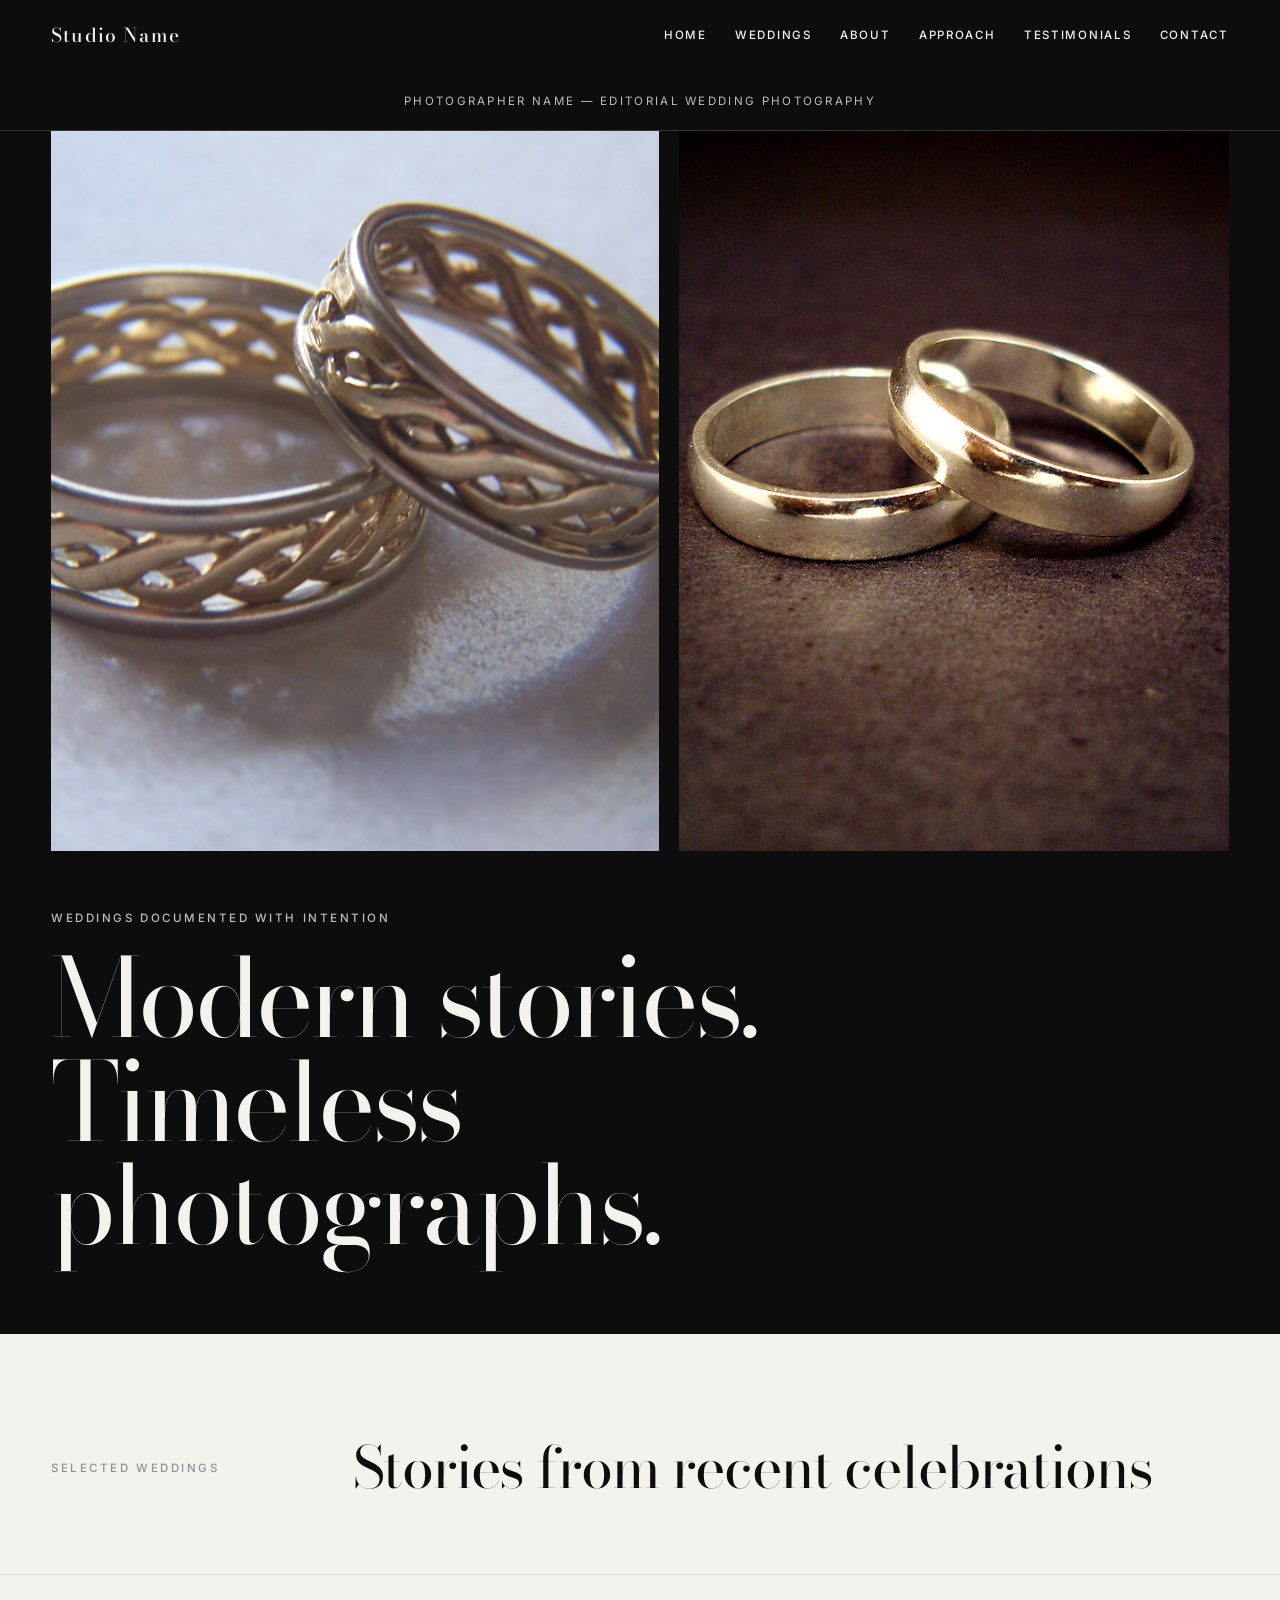
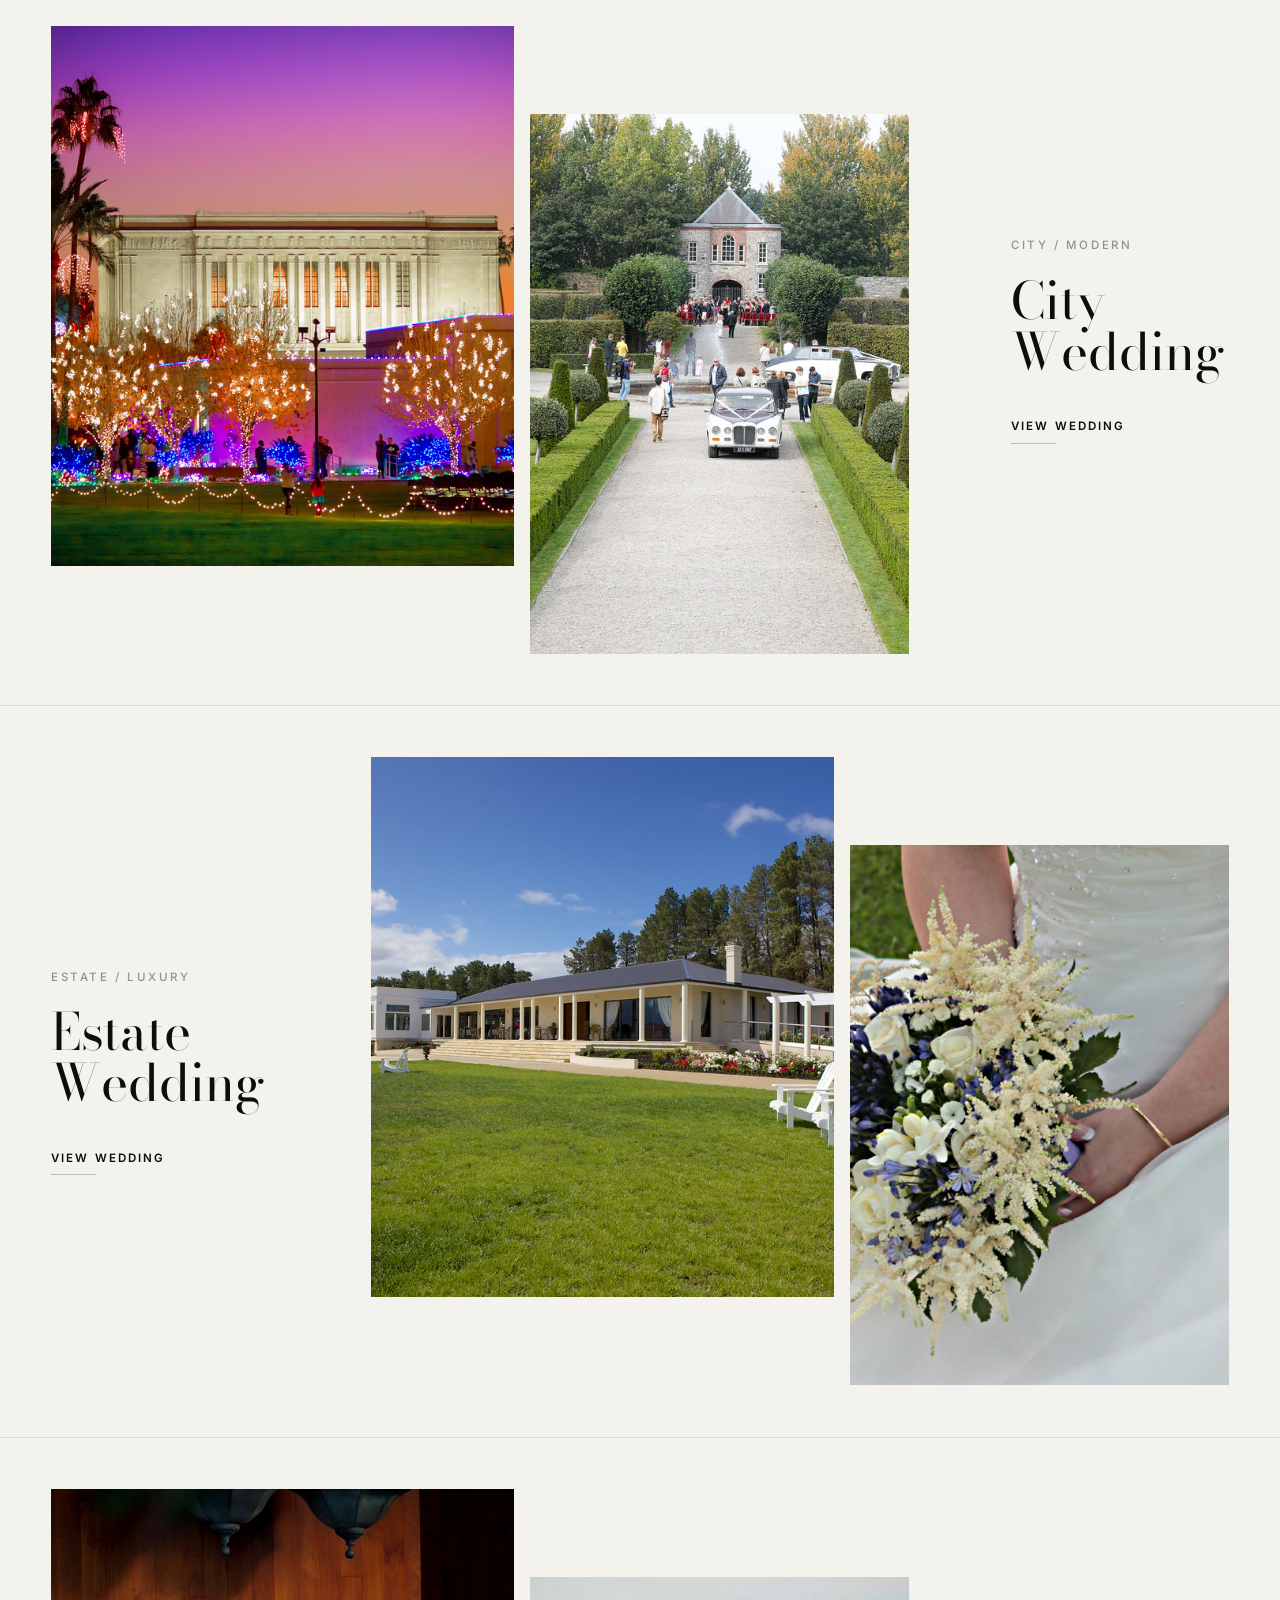
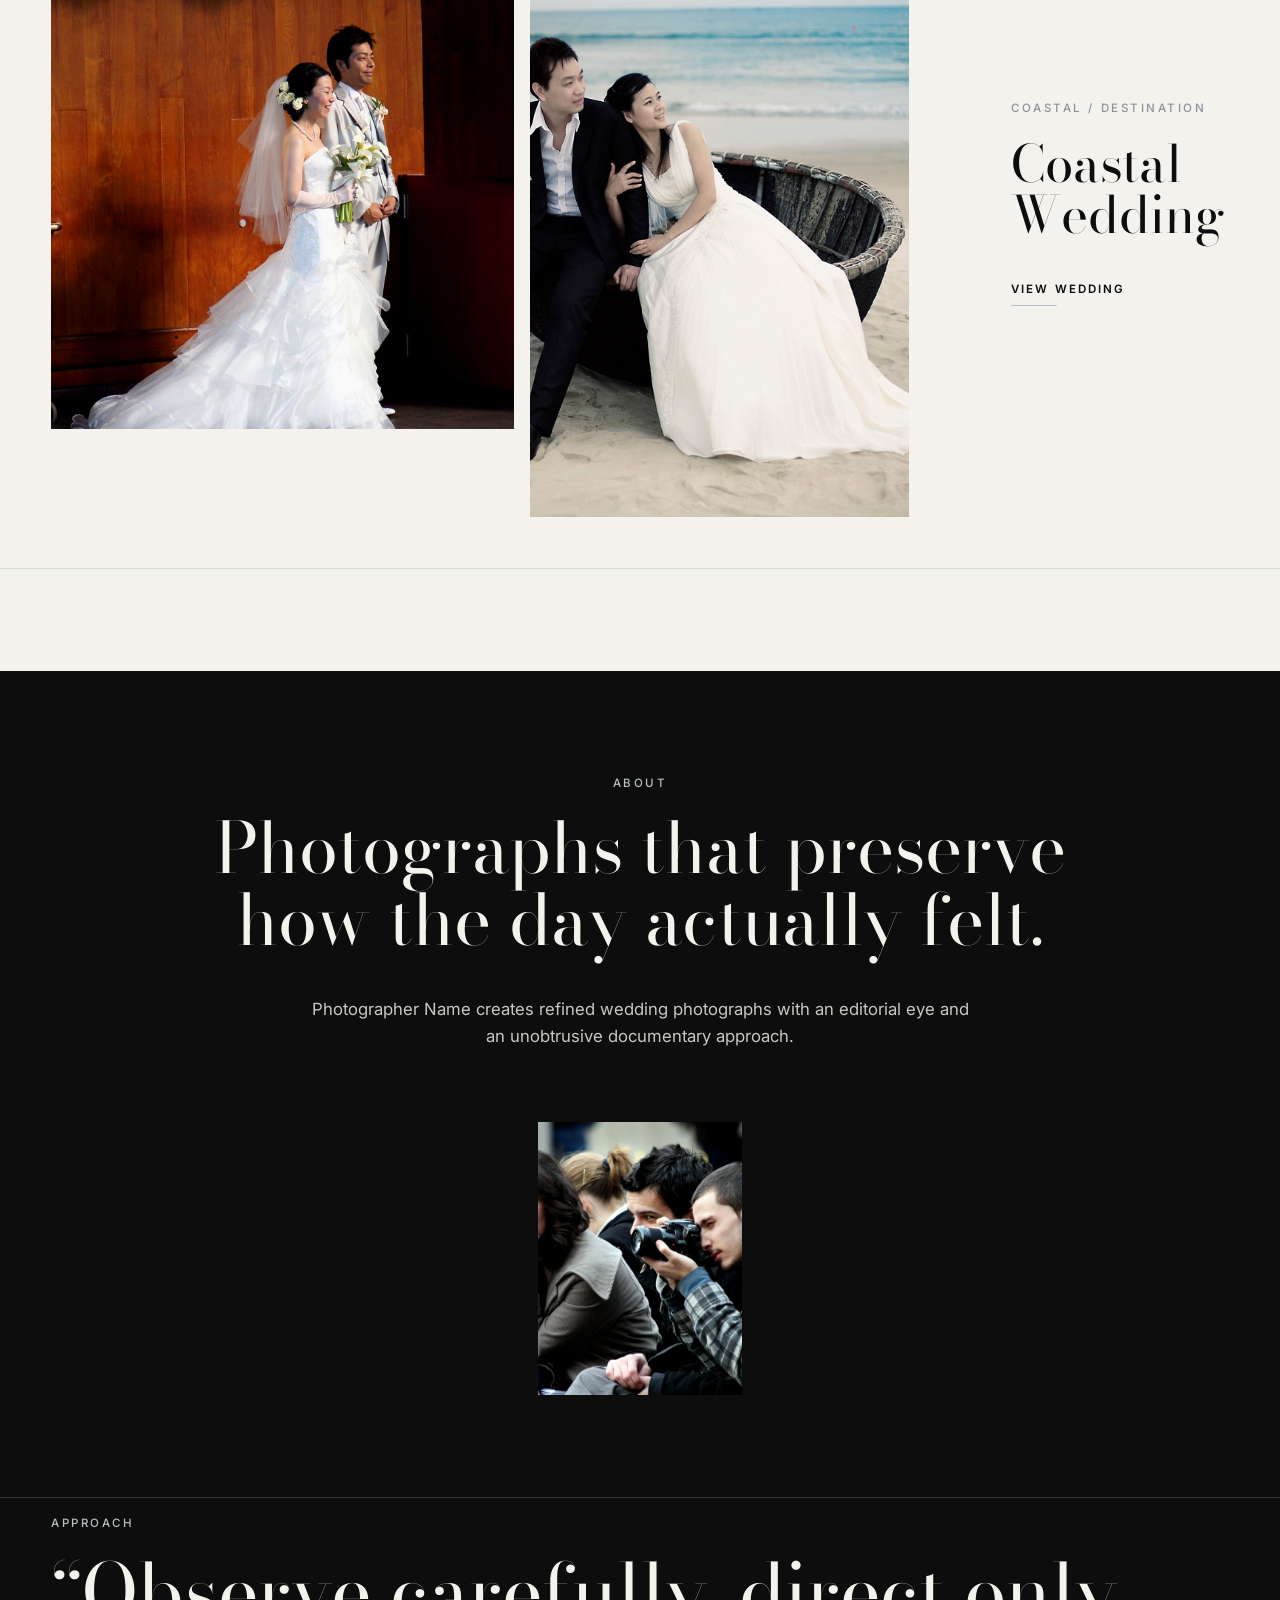
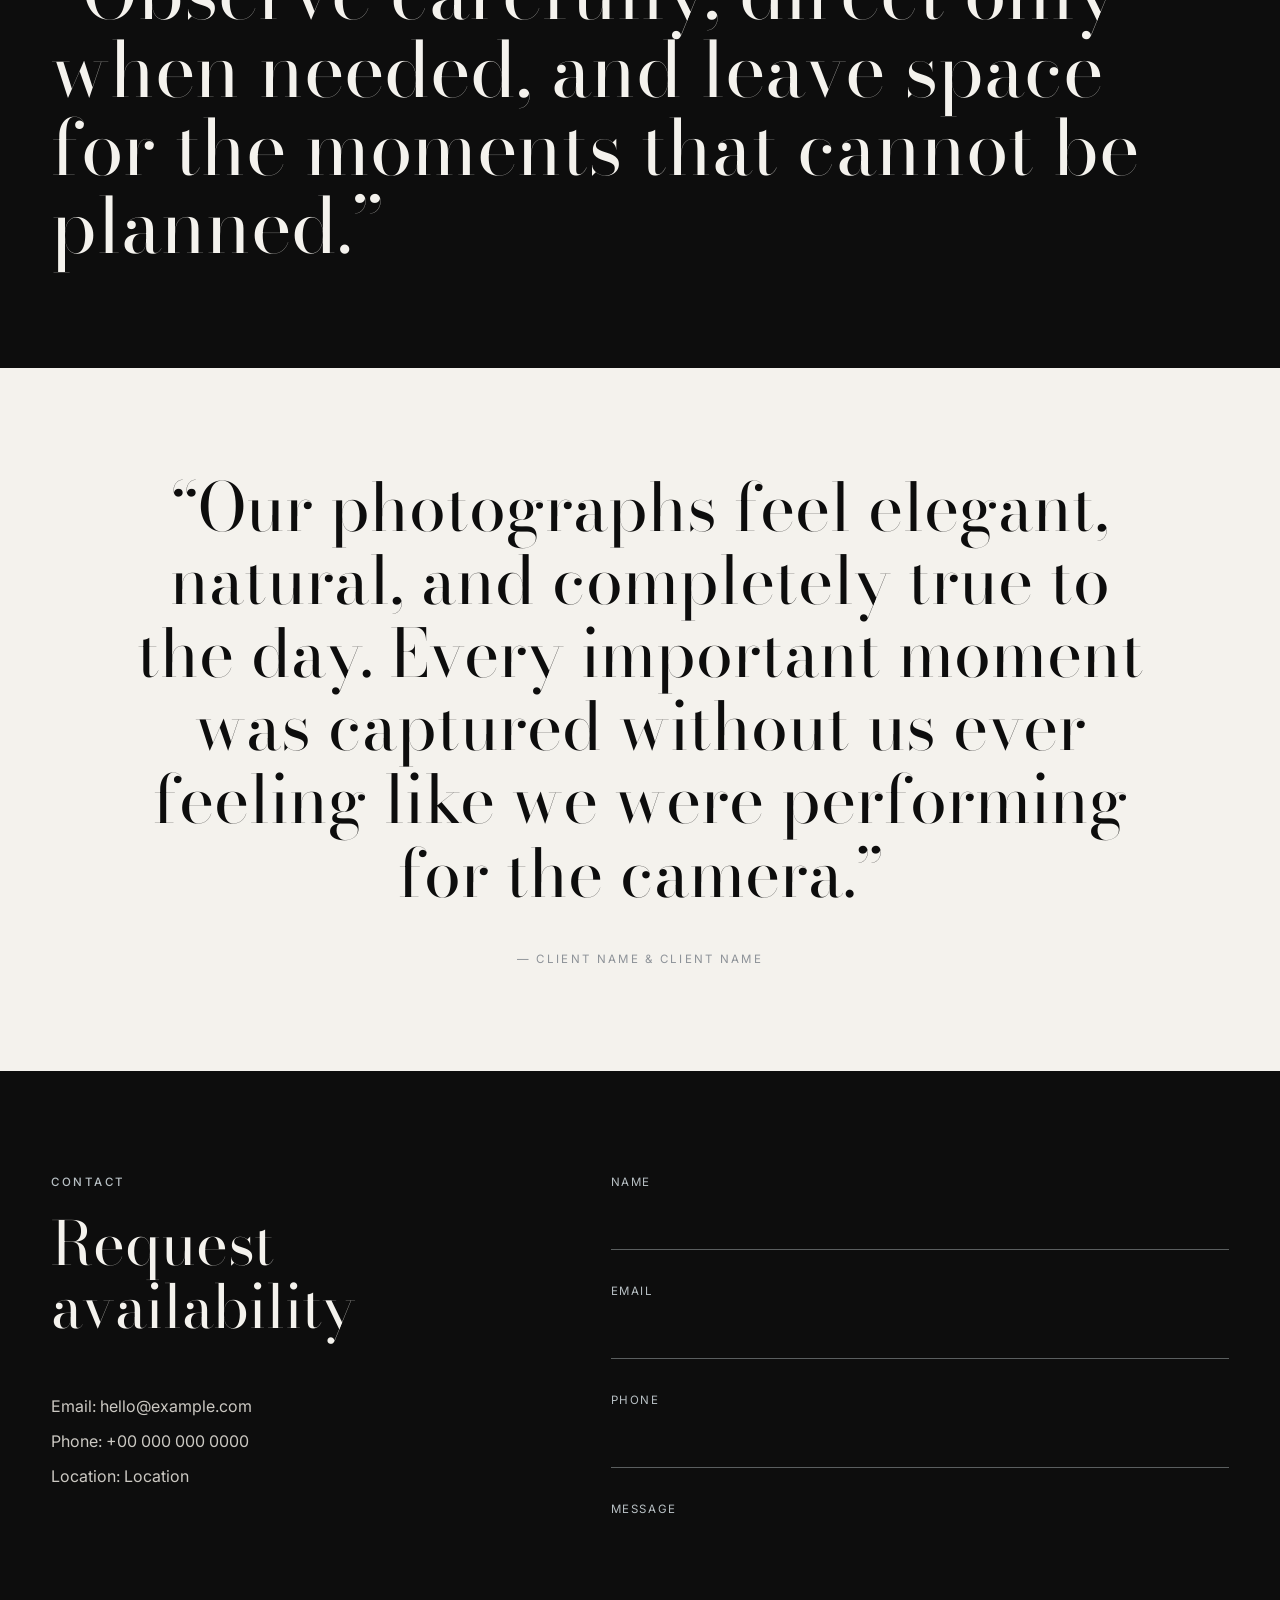
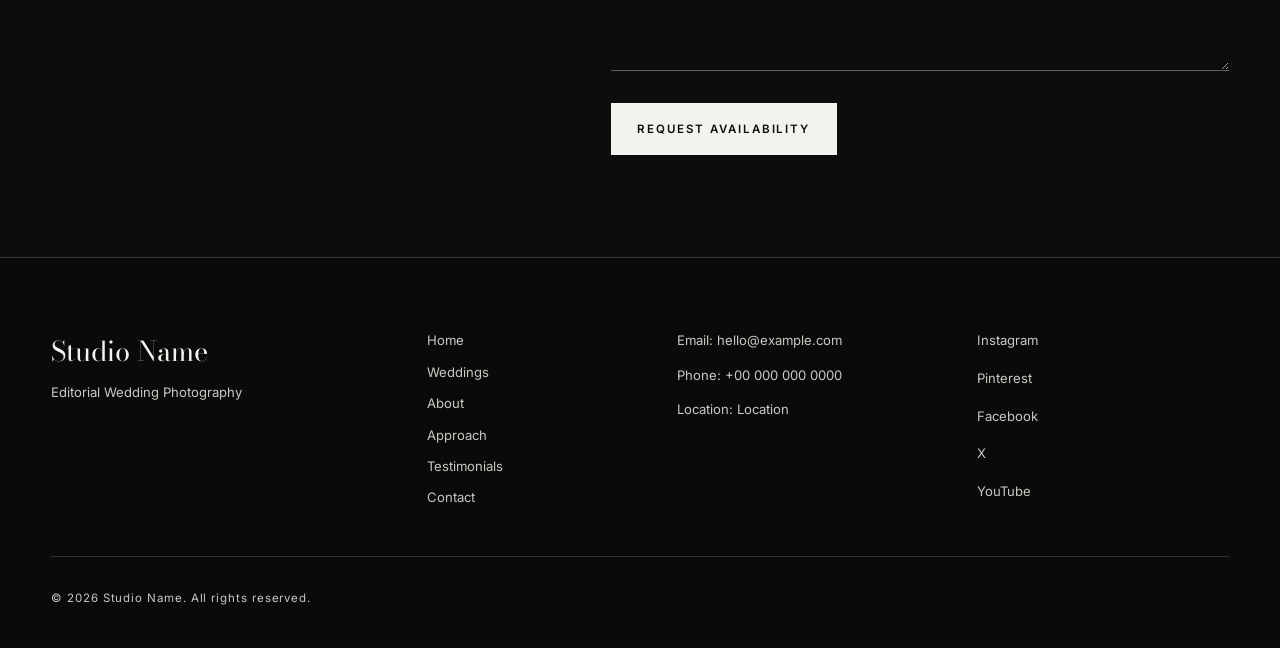
<file: index.html>
<!DOCTYPE html>
<html lang="en">
<head>
  <meta charset="UTF-8">
  <meta name="viewport" content="width=device-width, initial-scale=1.0">

  <title>Studio Name | Editorial Wedding Photography</title>

  <meta
    name="description"
    content="Luxury editorial wedding photography with a modern, refined approach to documenting celebrations."
  >

  <meta property="og:title" content="Studio Name | Editorial Wedding Photography">
  <meta
    property="og:description"
    content="Luxury editorial wedding photography with a modern, refined approach to documenting celebrations."
  >
  <meta property="og:type" content="website">

  <link rel="stylesheet" href="css/style.css">
</head>

<body>
  <header class="site-header">
    <a class="brand" href="index.html">Studio Name</a>

    <nav class="main-nav" aria-label="Main navigation">
      <a href="#home">Home</a>
      <a href="#weddings">Weddings</a>
      <a href="#about">About</a>
      <a href="#approach">Approach</a>
      <a href="#testimonials">Testimonials</a>
      <a href="#contact">Contact</a>
    </nav>
  </header>

  <main>
    <section class="intro-strip" id="home">
      <p>Photographer Name — Editorial Wedding Photography</p>
    </section>

    <section class="hero" aria-labelledby="hero-title">
      <div class="hero-images">
        <img
          src="assets/images/hero/hero-01.jpg"
          alt="Wedding couple photographed in an editorial setting"
        >
        <img
          src="assets/images/hero/hero-02.jpg"
          alt="Wedding portrait in a refined celebration setting"
        >
      </div>

      <div class="hero-title">
        <p class="eyebrow">Weddings documented with intention</p>
        <h1 id="hero-title">Modern stories.<br>Timeless photographs.</h1>
      </div>
    </section>

    <section class="selected-weddings" id="weddings">
      <header class="section-heading">
        <p class="eyebrow">Selected Weddings</p>
        <h2>Stories from recent celebrations</h2>
      </header>

      <article class="wedding-row">
        <div class="wedding-images">
          <img
            src="assets/images/city/city-01.jpg"
            alt="Modern city wedding scene"
            loading="lazy"
          >
          <img
            src="assets/images/city/city-02.jpg"
            alt="Couple photographed during a city wedding"
            loading="lazy"
          >
        </div>

        <div class="wedding-copy">
          <p class="eyebrow">City / Modern</p>
          <h3>City Wedding</h3>
          <a href="wedding-city.html">View Wedding</a>
        </div>
      </article>

      <article class="wedding-row wedding-row-reverse">
        <div class="wedding-images">
          <img
            src="assets/images/estate/estate-01.jpg"
            alt="Luxury estate wedding setting"
            loading="lazy"
          >
          <img
            src="assets/images/estate/estate-02.jpg"
            alt="Wedding celebration at an estate"
            loading="lazy"
          >
        </div>

        <div class="wedding-copy">
          <p class="eyebrow">Estate / Luxury</p>
          <h3>Estate Wedding</h3>
          <a href="wedding-estate.html">View Wedding</a>
        </div>
      </article>

      <article class="wedding-row">
        <div class="wedding-images">
          <img
            src="assets/images/coastal/coastal-01.jpg"
            alt="Coastal destination wedding scene"
            loading="lazy"
          >
          <img
            src="assets/images/coastal/coastal-02.jpg"
            alt="Couple photographed near the coast"
            loading="lazy"
          >
        </div>

        <div class="wedding-copy">
          <p class="eyebrow">Coastal / Destination</p>
          <h3>Coastal Wedding</h3>
          <a href="wedding-coastal.html">View Wedding</a>
        </div>
      </article>
    </section>

    <section class="about" id="about">
      <div class="about-copy">
        <p class="eyebrow">About</p>
        <h2>Photographs that preserve how the day actually felt.</h2>
        <p>
          Photographer Name creates refined wedding photographs with an
          editorial eye and an unobtrusive documentary approach.
        </p>
      </div>

      <img
        class="photographer-portrait"
        src="assets/images/portrait/photographer.jpg"
        alt="Portrait of Photographer Name"
        loading="lazy"
      >
    </section>

    <section class="approach" id="approach">
      <p class="eyebrow">Approach</p>
      <blockquote>
        “Observe carefully, direct only when needed, and leave space for
        the moments that cannot be planned.”
      </blockquote>
    </section>

    <section class="testimonial" id="testimonials">
      <blockquote>
        “Our photographs feel elegant, natural, and completely true to the
        day. Every important moment was captured without us ever feeling
        like we were performing for the camera.”
      </blockquote>
      <p>— Client Name &amp; Client Name</p>
    </section>

    <section class="contact" id="contact">
      <div class="contact-details">
        <p class="eyebrow">Contact</p>
        <h2>Request availability</h2>
        <p>Email: hello@example.com</p>
        <p>Phone: +00 000 000 0000</p>
        <p>Location: Location</p>
      </div>

      <form id="booking-form">
        <label>
          Name
          <input type="text" name="name" autocomplete="name" required>
        </label>

        <label>
          Email
          <input type="email" name="email" autocomplete="email" required>
        </label>

        <label>
          Phone
          <input type="tel" name="phone" autocomplete="tel">
        </label>

        <label>
          Message
          <textarea name="message" rows="6" required></textarea>
        </label>

        <button type="submit">Request Availability</button>

        <p
          class="form-success"
          id="form-success"
          role="status"
          aria-live="polite"
          hidden
        >
          Thank you. Your request has been recorded for this demonstration.
        </p>
      </form>
    </section>
  </main>

  <footer class="site-footer">
    <div>
      <p class="footer-brand">Studio Name</p>
      <p>Editorial Wedding Photography</p>
    </div>

    <nav aria-label="Footer navigation">
      <a href="#home">Home</a>
      <a href="#weddings">Weddings</a>
      <a href="#about">About</a>
      <a href="#approach">Approach</a>
      <a href="#testimonials">Testimonials</a>
      <a href="#contact">Contact</a>
    </nav>

    <div>
      <p>Email: hello@example.com</p>
      <p>Phone: +00 000 000 0000</p>
      <p>Location: Location</p>
    </div>

    <div class="social-links">
      <a href="#">Instagram</a>
      <a href="#">Pinterest</a>
      <a href="#">Facebook</a>
      <a href="#">X</a>
      <a href="#">YouTube</a>
    </div>

    <p class="copyright">© 2026 Studio Name. All rights reserved.</p>
  </footer>

  <script src="js/script.js"></script>
</body>
</html>
</file>
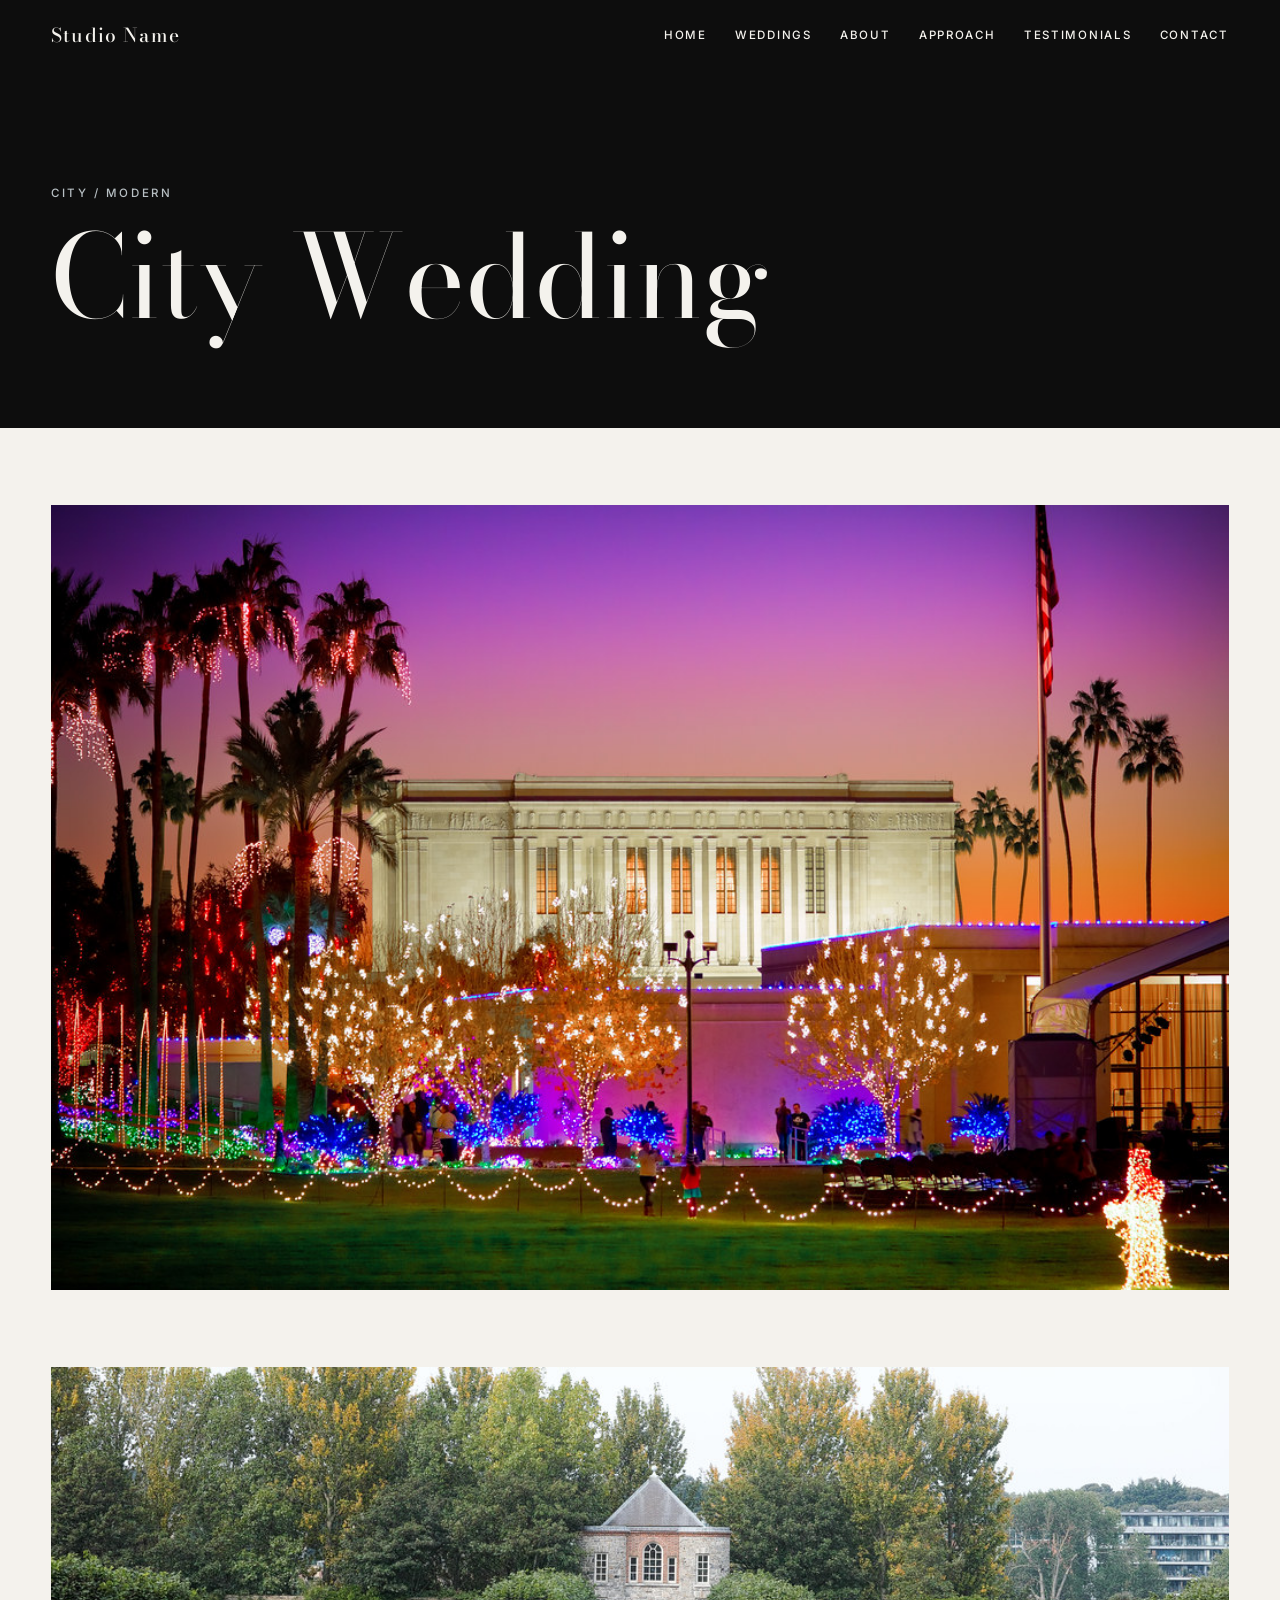
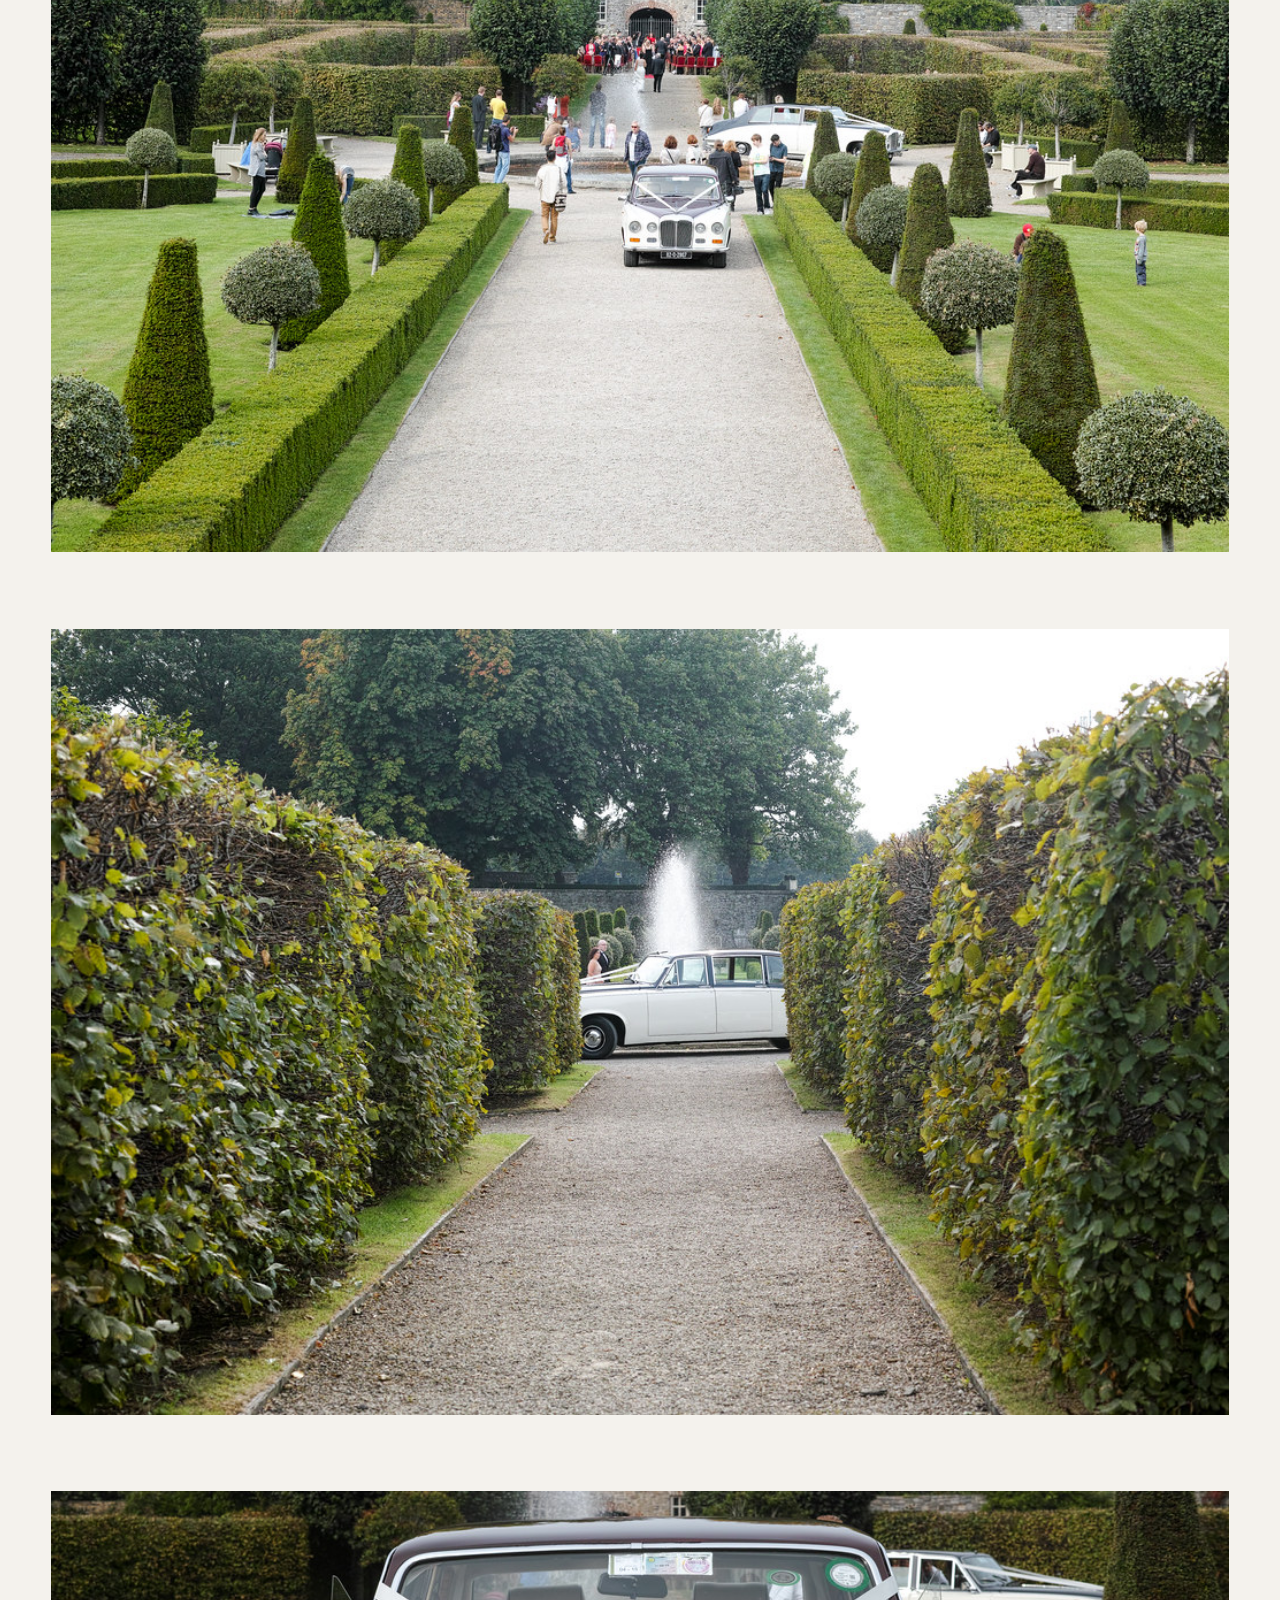
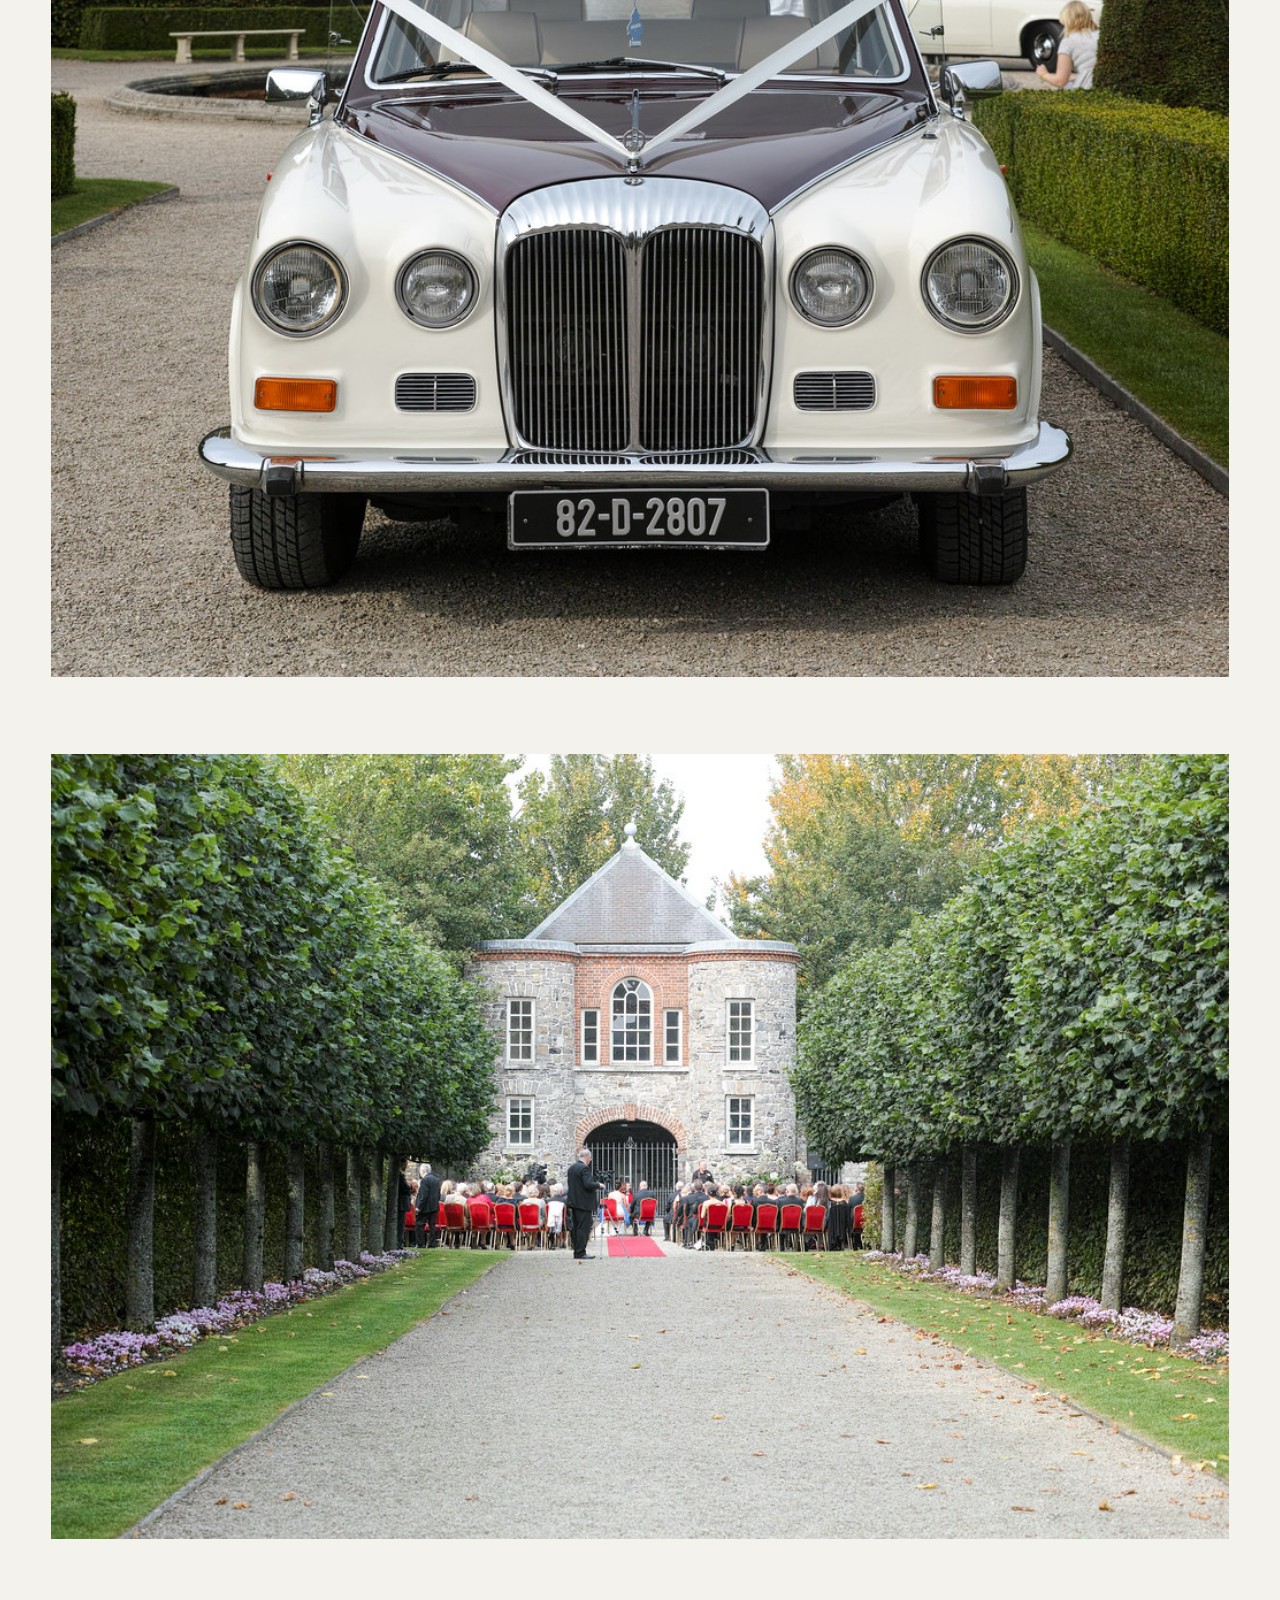
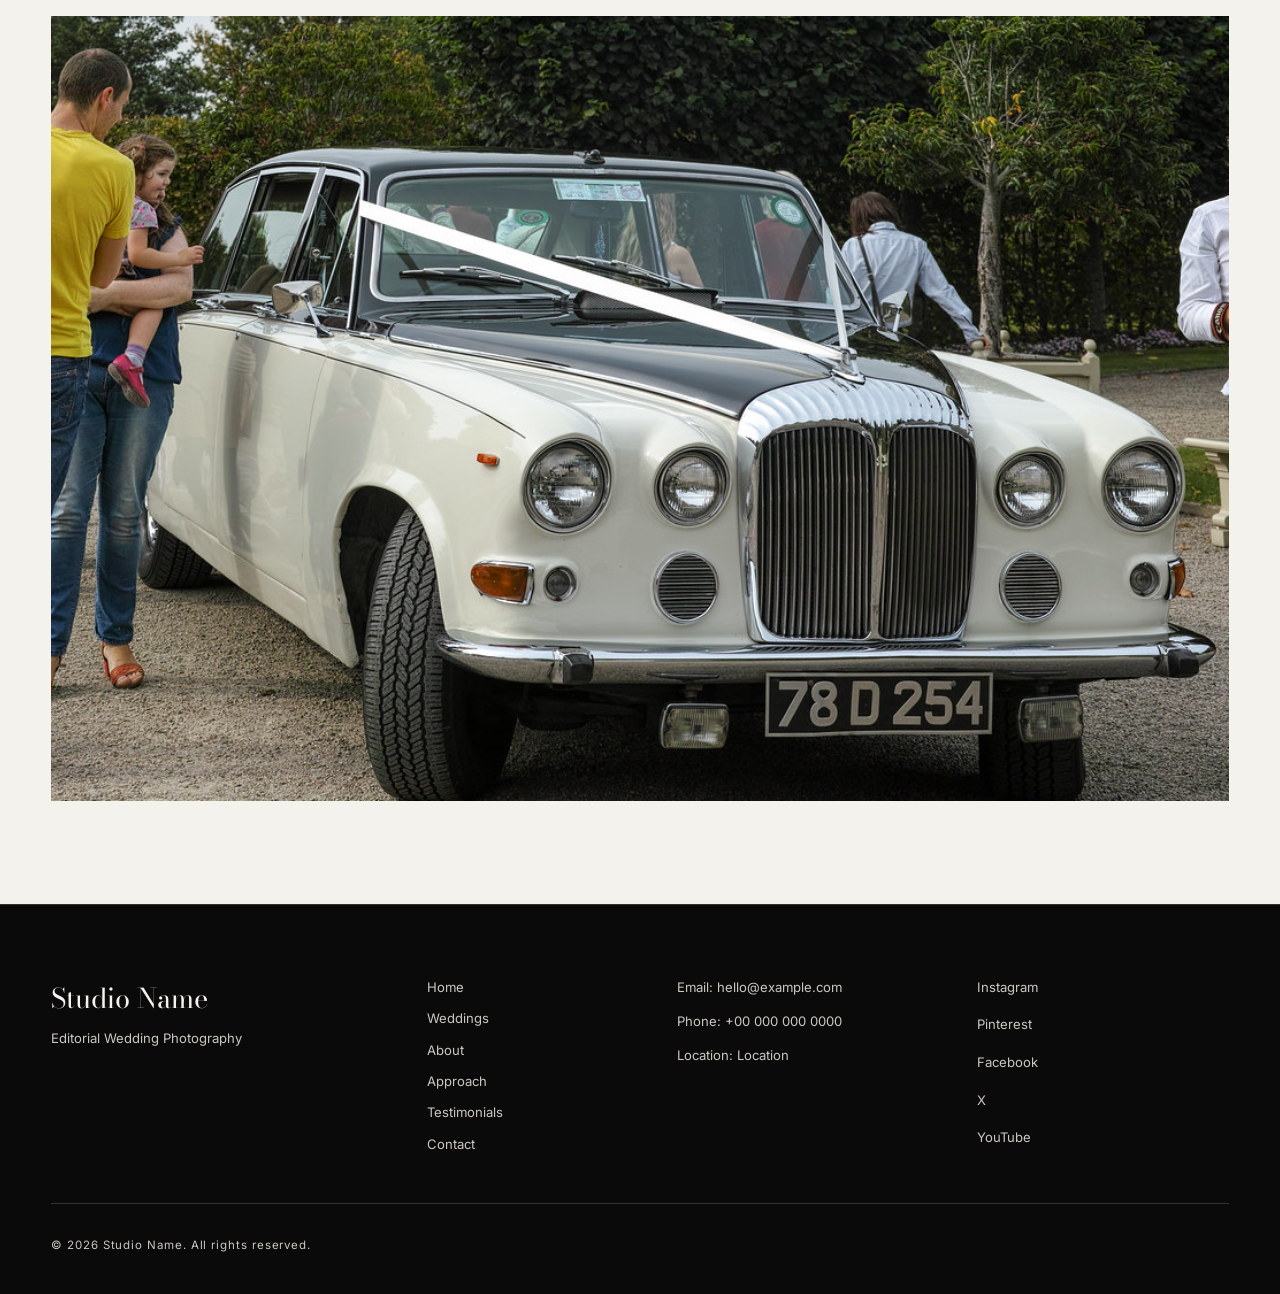
<file: wedding-city.html>
<!DOCTYPE html>
<html lang="en">
<head>
  <meta charset="UTF-8">
  <meta name="viewport" content="width=device-width, initial-scale=1.0">

  <title>City Wedding | Studio Name</title>

  <meta
    name="description"
    content="A refined editorial wedding photography story from Studio Name."
  >

  <meta property="og:title" content="City Wedding | Studio Name">
  <meta
    property="og:description"
    content="A refined editorial wedding photography story from Studio Name."
  >
  <meta property="og:type" content="website">

  <link rel="stylesheet" href="css/style.css">
</head>

<body class="wedding-page">
  <header class="site-header">
    <a class="brand" href="index.html">Studio Name</a>

    <nav class="main-nav" aria-label="Main navigation">
      <a href="index.html#home">Home</a>
      <a href="index.html#weddings">Weddings</a>
      <a href="index.html#about">About</a>
      <a href="index.html#approach">Approach</a>
      <a href="index.html#testimonials">Testimonials</a>
      <a href="index.html#contact">Contact</a>
    </nav>
  </header>

  <main>
    <header class="wedding-page-header">
      <p class="eyebrow">City / Modern</p>
      <h1>City Wedding</h1>
    </header>

    <section
      class="wedding-gallery"
      aria-label="City Wedding photography gallery"
    >
      <img
        src="assets/images/city/city-01.jpg"
        alt="Wedding couple in a modern city setting"
        loading="lazy"
        data-lightbox-image
      >
      <img
        src="assets/images/city/city-02.jpg"
        alt="Editorial portrait during a city wedding"
        loading="lazy"
        data-lightbox-image
      >
      <img
        src="assets/images/city/city-03.jpg"
        alt="Bride photographed in an urban wedding setting"
        loading="lazy"
        data-lightbox-image
      >
      <img
        src="assets/images/city/city-04.jpg"
        alt="Wedding details from a modern city celebration"
        loading="lazy"
        data-lightbox-image
      >
      <img
        src="assets/images/city/city-05.jpg"
        alt="Couple walking through a city wedding location"
        loading="lazy"
        data-lightbox-image
      >
      <img
        src="assets/images/city/city-06.jpg"
        alt="Evening scene from a modern city wedding"
        loading="lazy"
        data-lightbox-image
      >
    </section>
  </main>

  <footer class="site-footer">
    <div>
      <p class="footer-brand">Studio Name</p>
      <p>Editorial Wedding Photography</p>
    </div>

    <nav aria-label="Footer navigation">
      <a href="index.html#home">Home</a>
      <a href="index.html#weddings">Weddings</a>
      <a href="index.html#about">About</a>
      <a href="index.html#approach">Approach</a>
      <a href="index.html#testimonials">Testimonials</a>
      <a href="index.html#contact">Contact</a>
    </nav>

    <div>
      <p>Email: hello@example.com</p>
      <p>Phone: +00 000 000 0000</p>
      <p>Location: Location</p>
    </div>

    <div class="social-links">
      <a href="#">Instagram</a>
      <a href="#">Pinterest</a>
      <a href="#">Facebook</a>
      <a href="#">X</a>
      <a href="#">YouTube</a>
    </div>

    <p class="copyright">© 2026 Studio Name. All rights reserved.</p>
  </footer>

  <div
    class="lightbox"
    id="lightbox"
    role="dialog"
    aria-modal="true"
    aria-label="Wedding photograph viewer"
    hidden
  >
    <button
      class="lightbox-close"
      type="button"
      aria-label="Close image viewer"
    >×</button>

    <button
      class="lightbox-prev"
      type="button"
      aria-label="Previous photograph"
    >←</button>

    <img
      class="lightbox-image"
      src="assets/images/lightbox-placeholder.svg"
      alt=""
    >

    <button
      class="lightbox-next"
      type="button"
      aria-label="Next photograph"
    >→</button>

    <p class="lightbox-counter" aria-live="polite"></p>
  </div>

  <script src="js/script.js"></script>
</body>
</html>
</file>
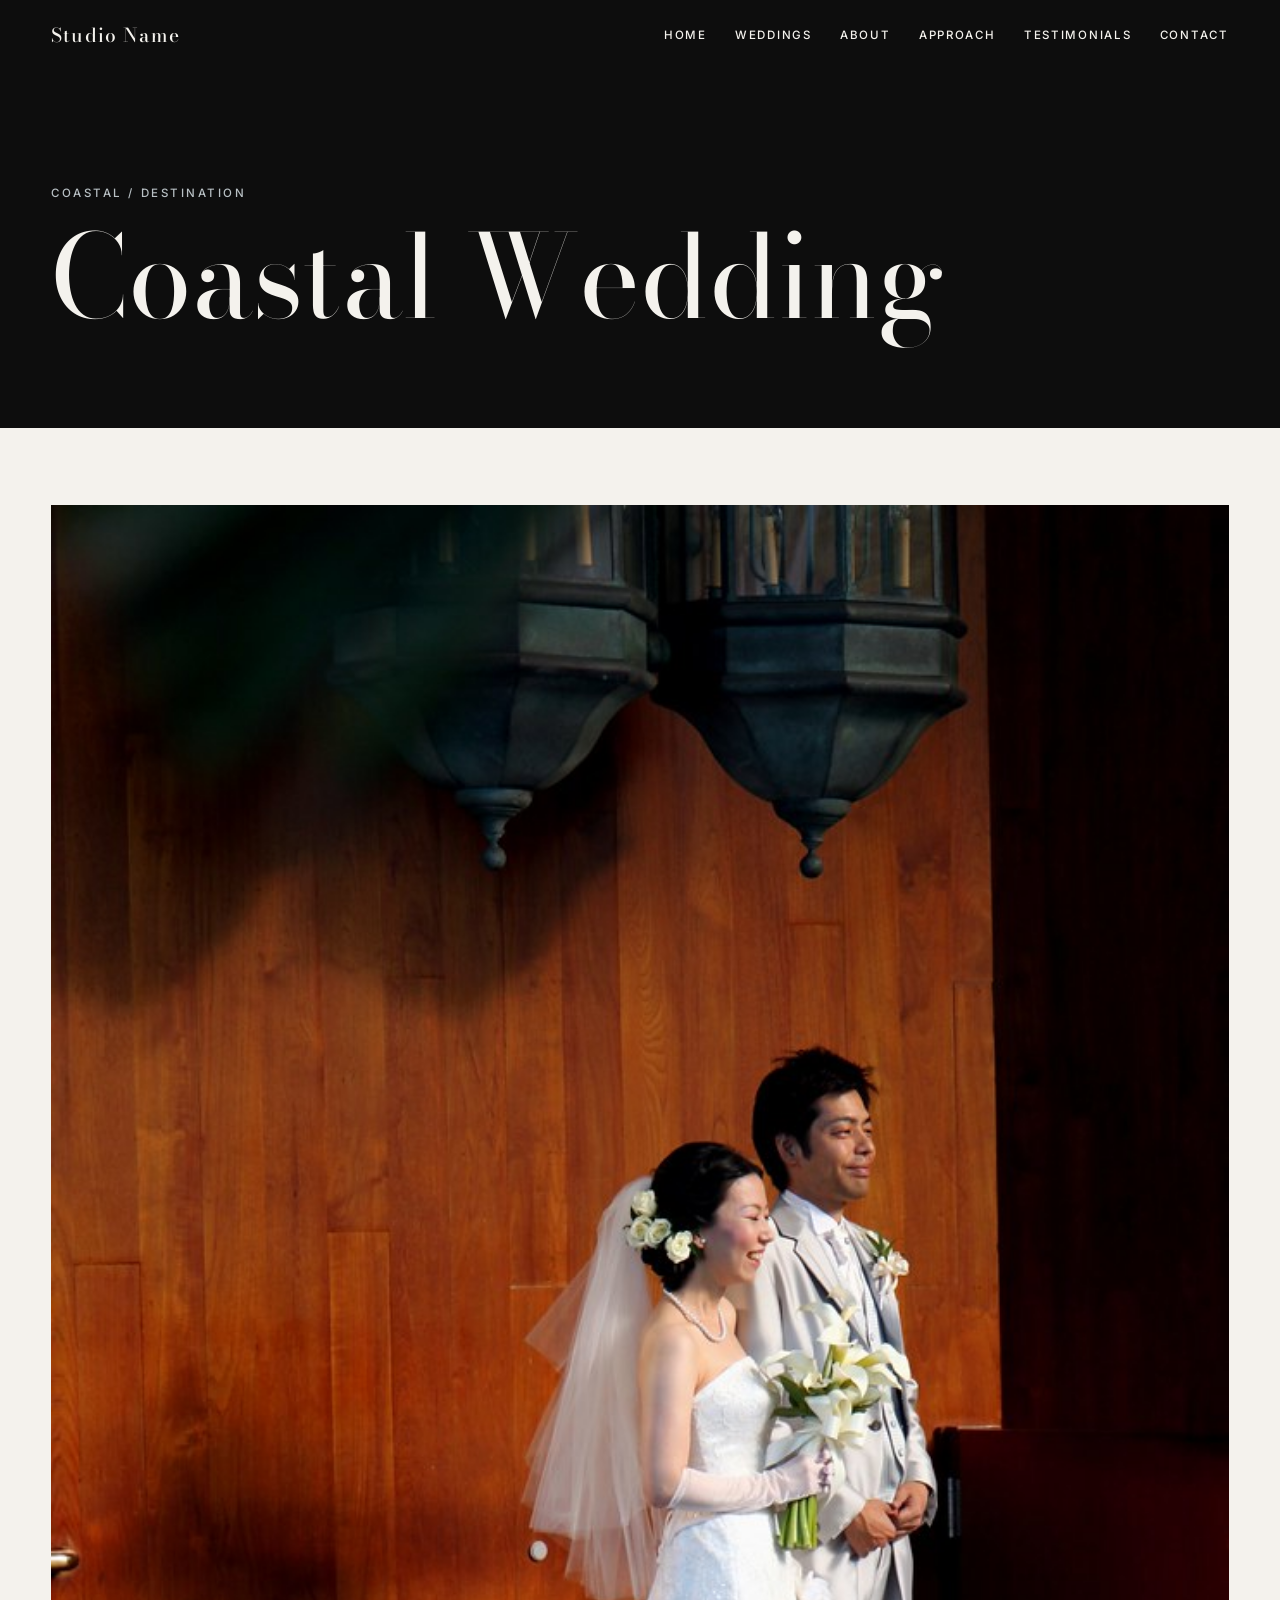
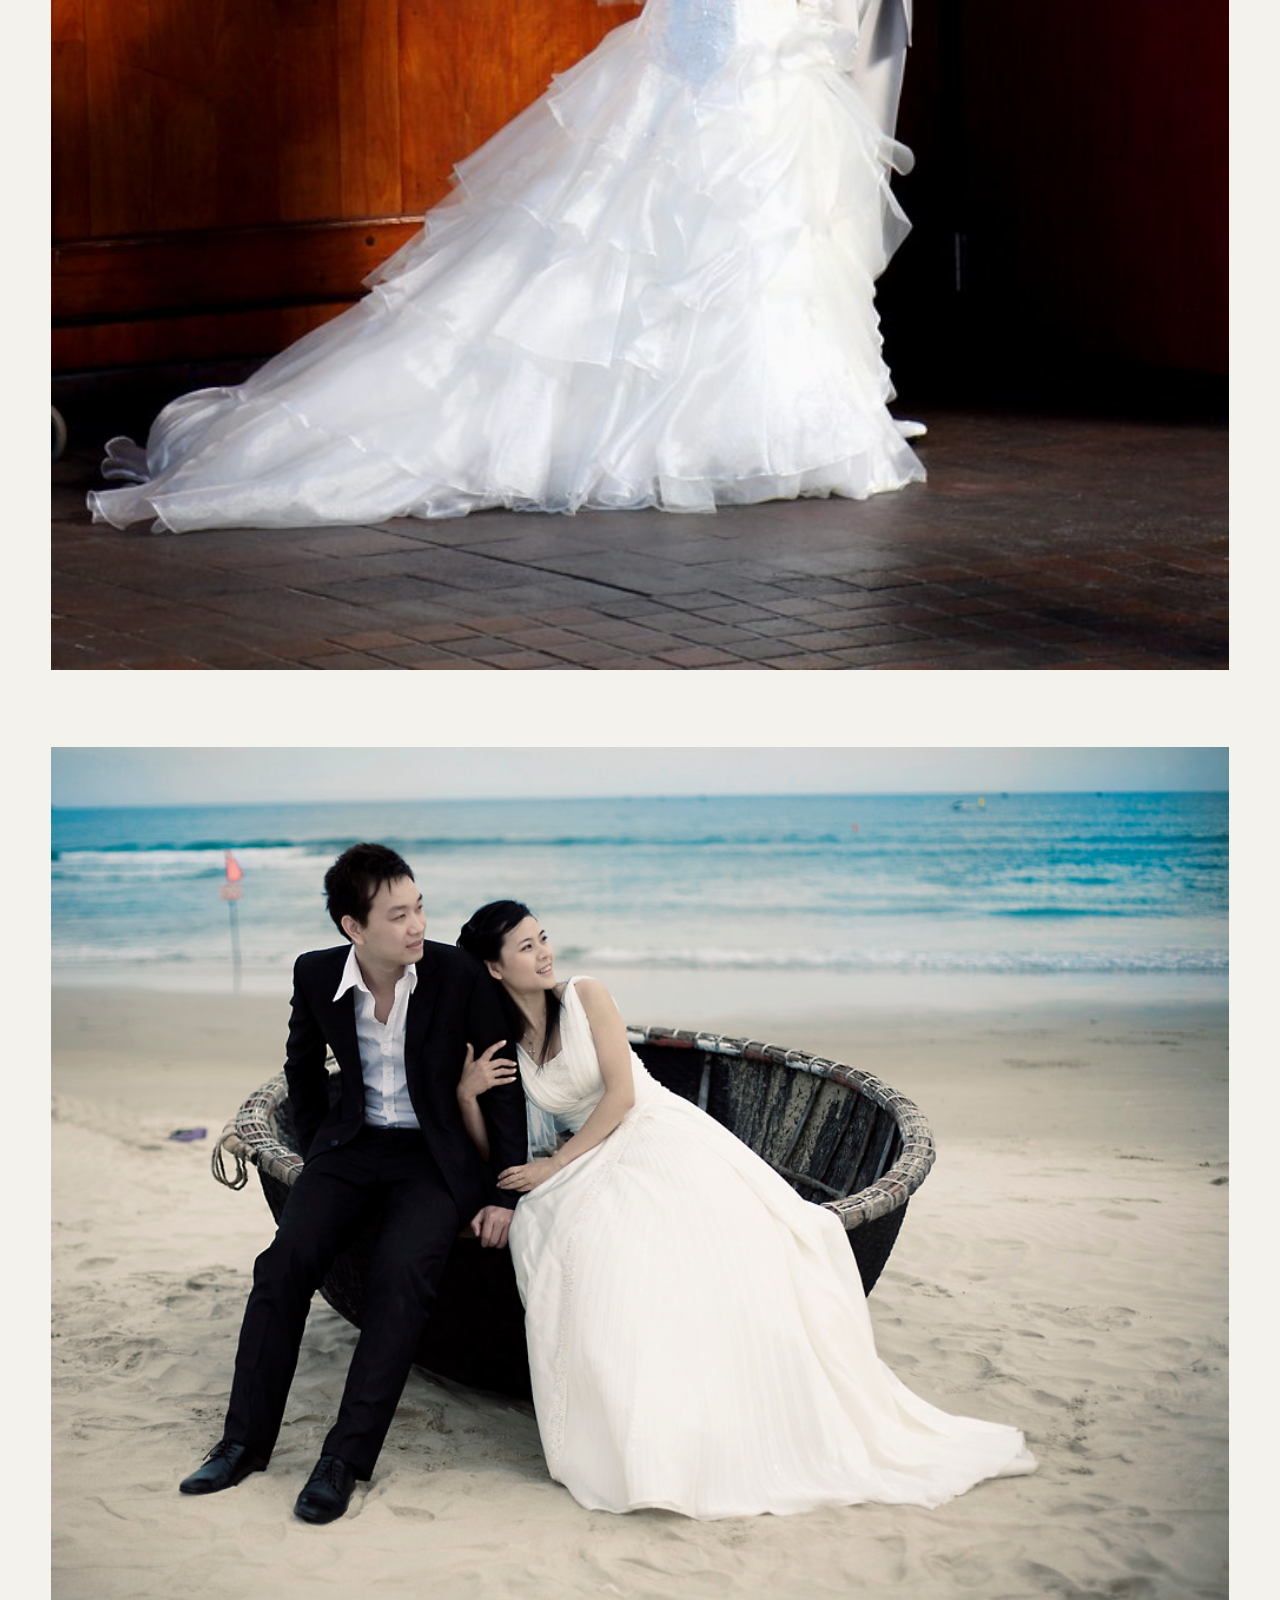
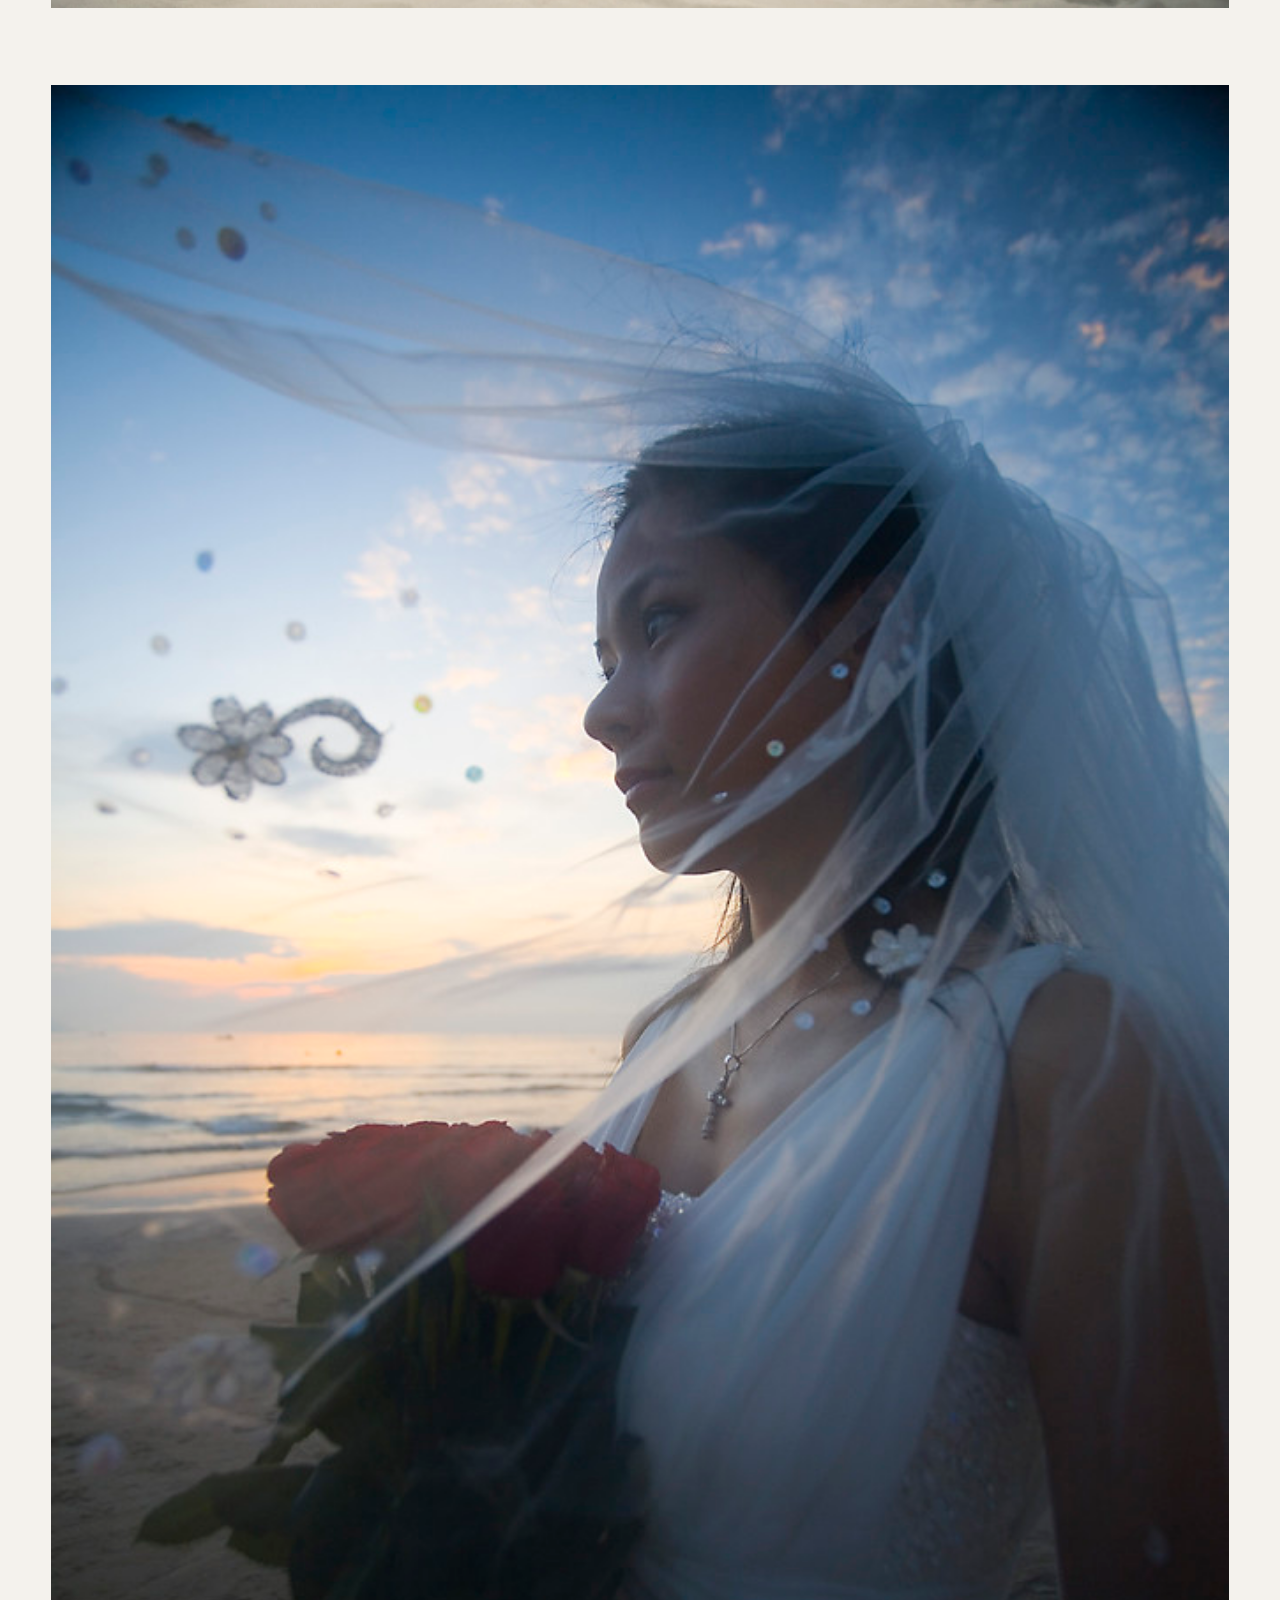
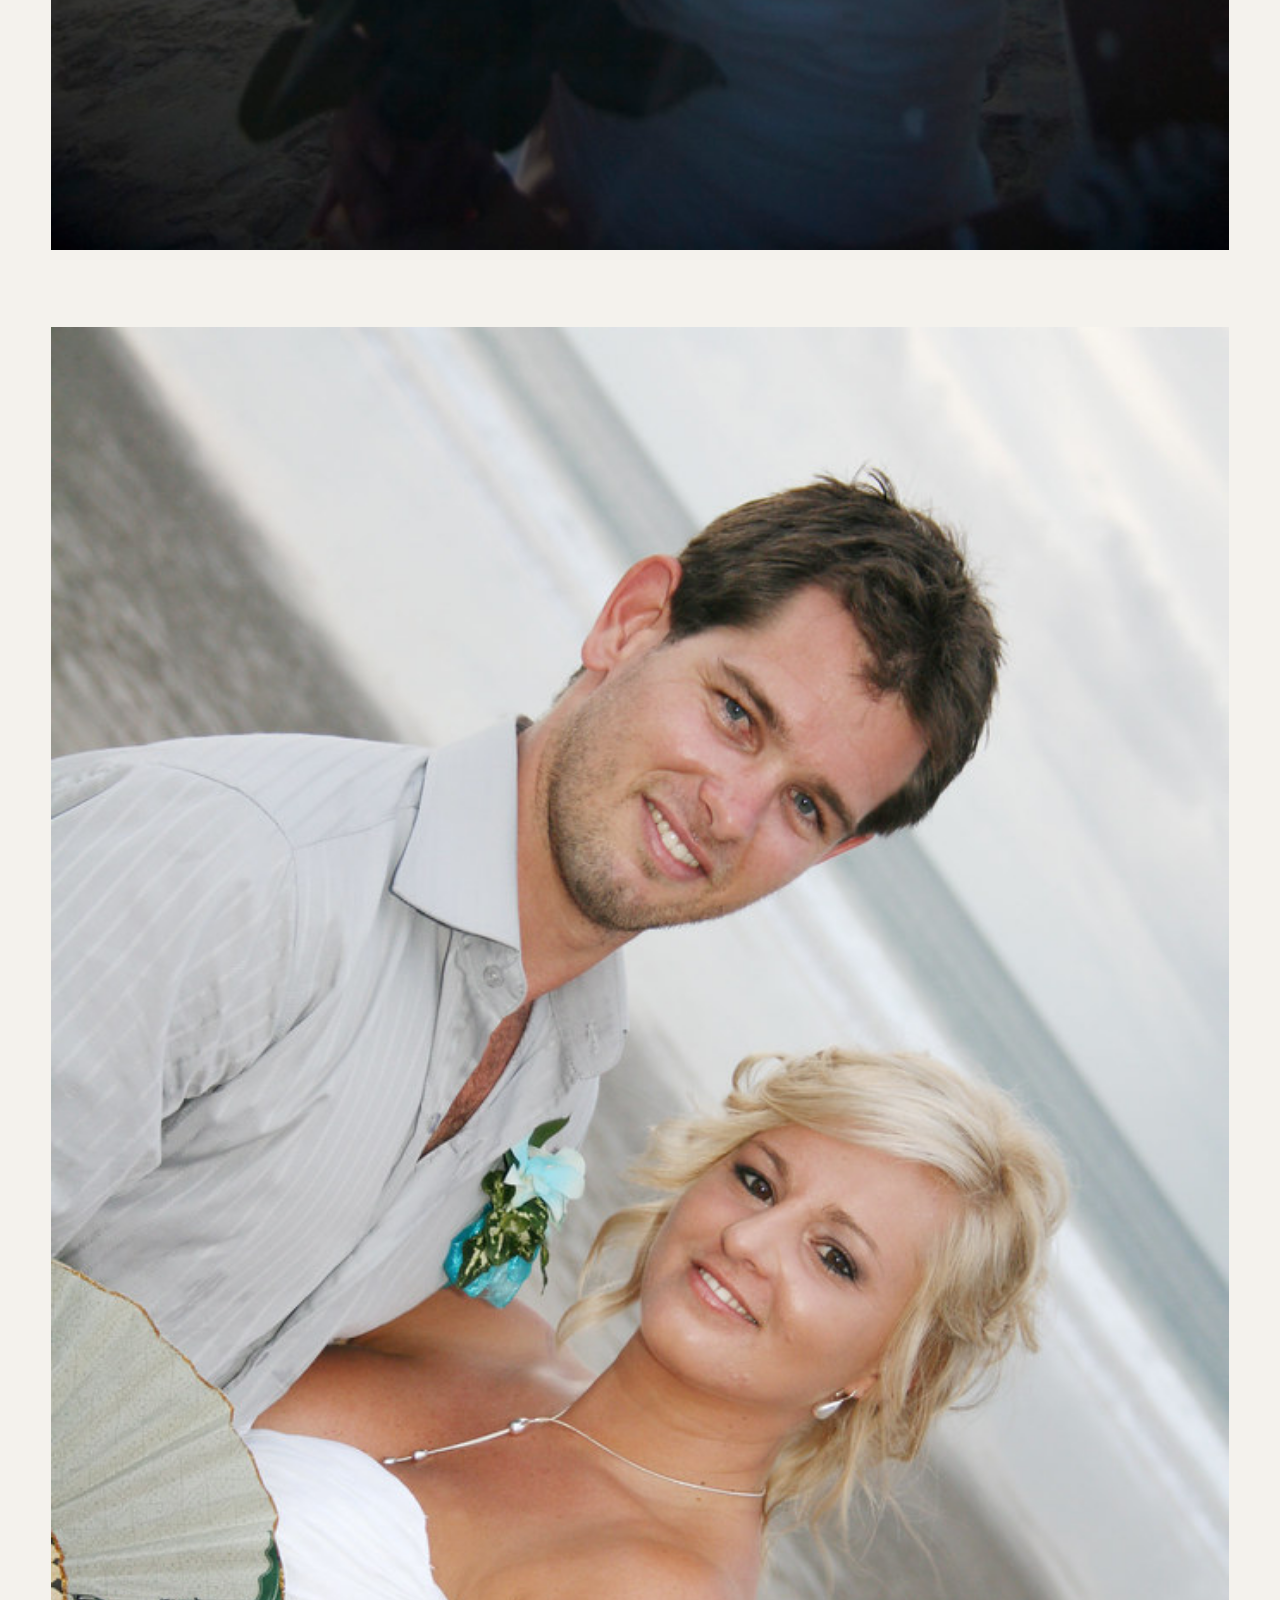
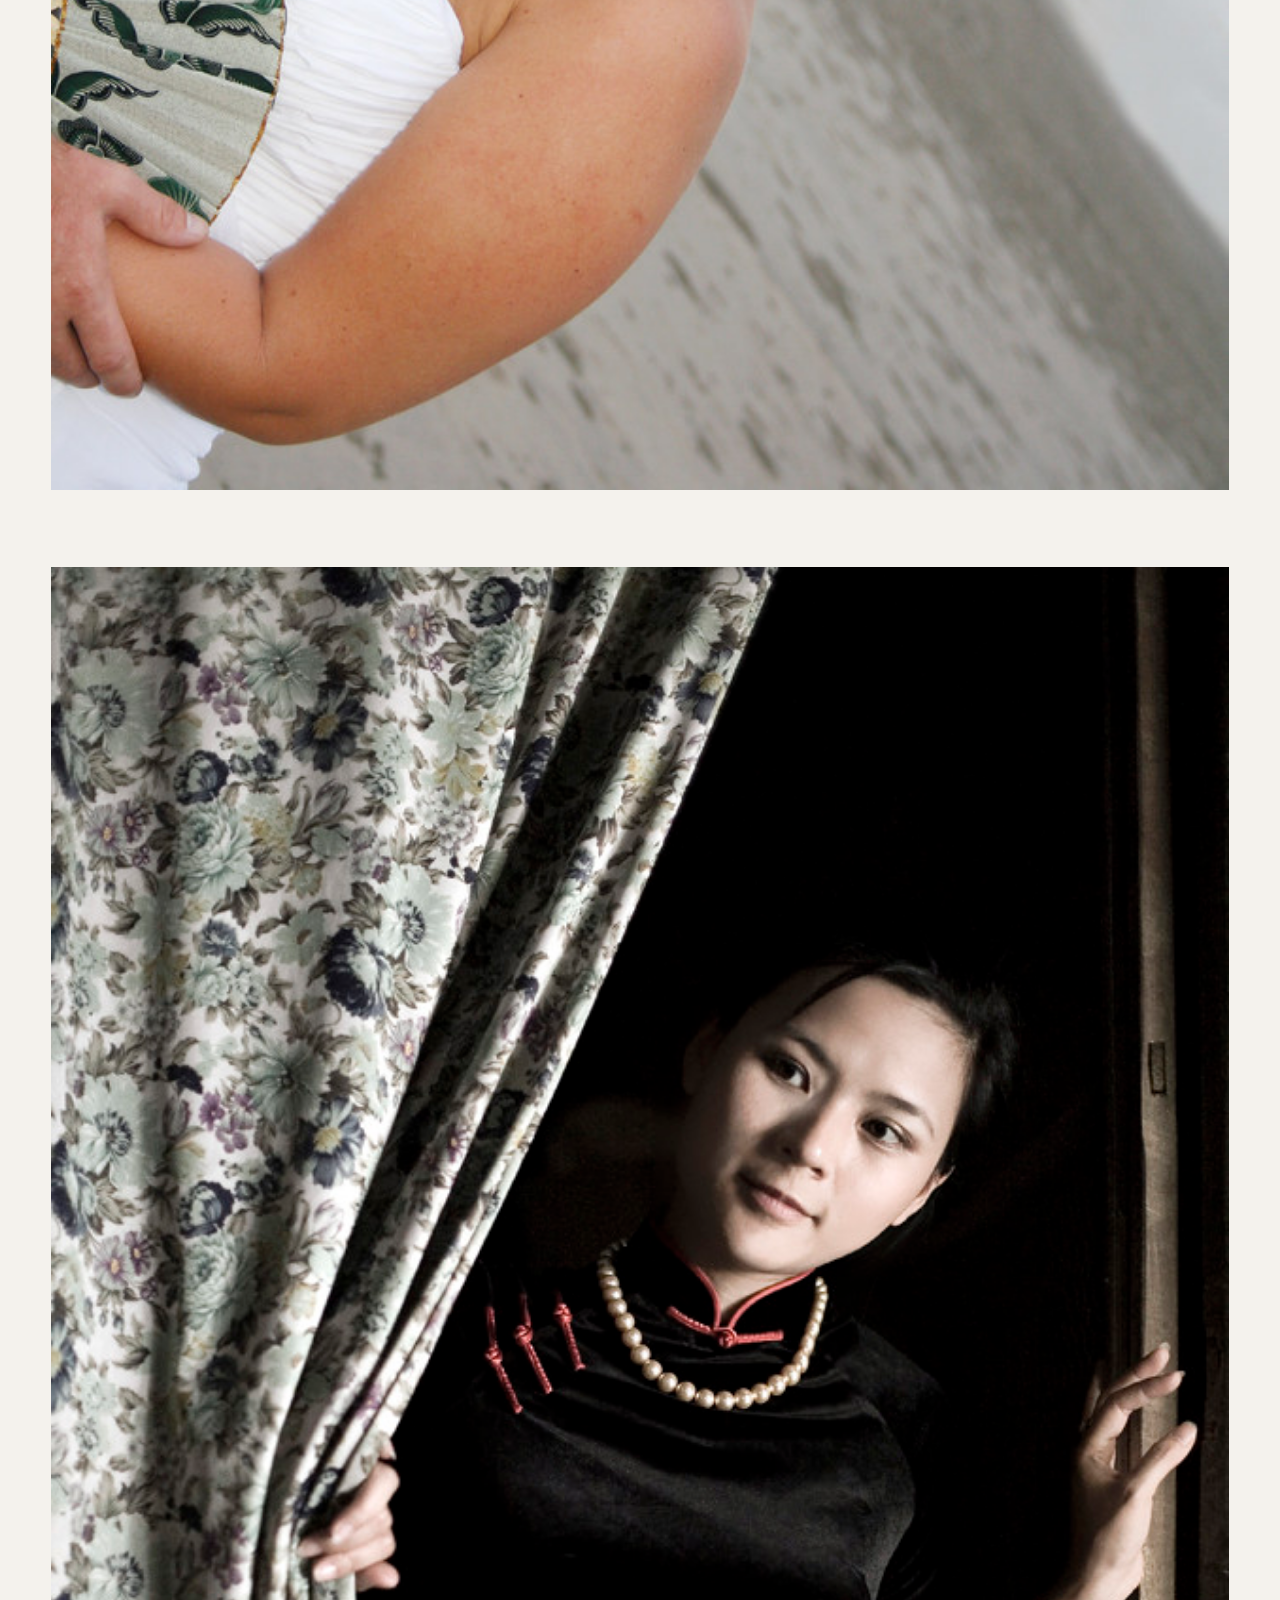
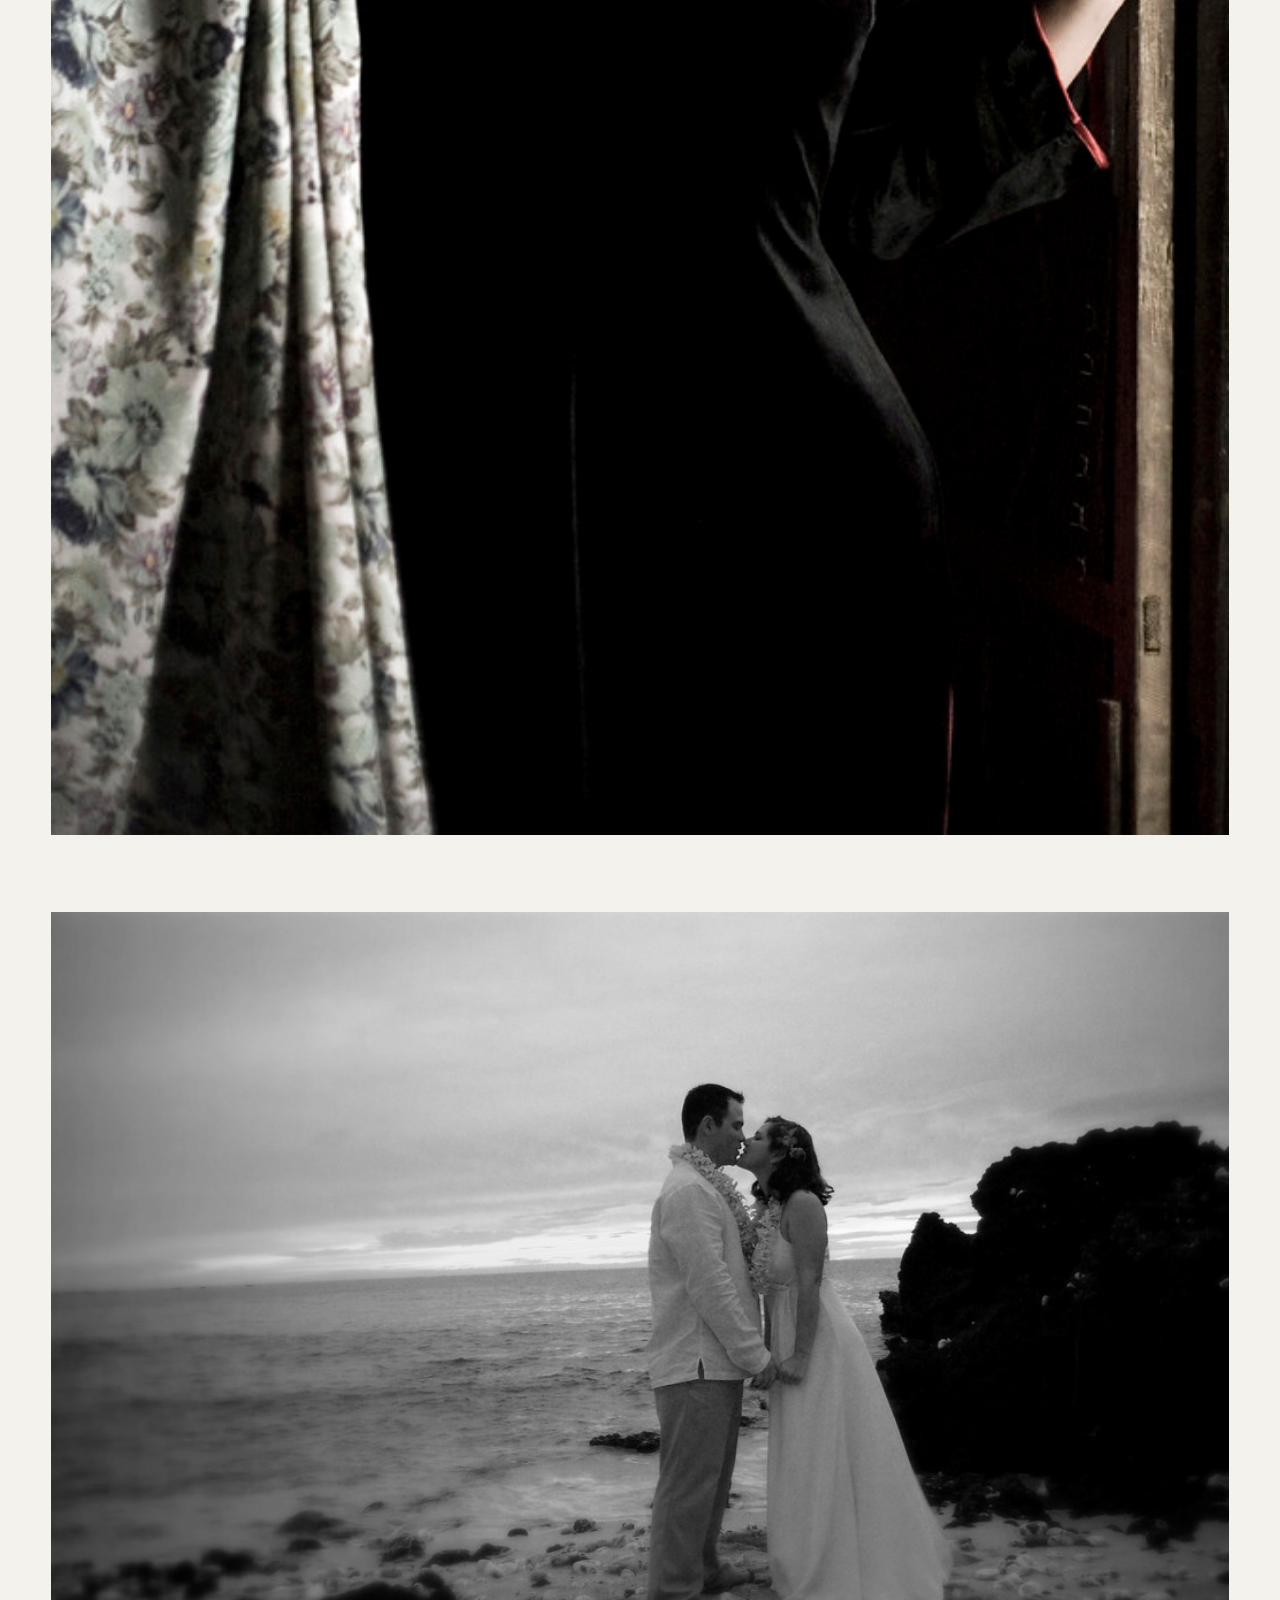
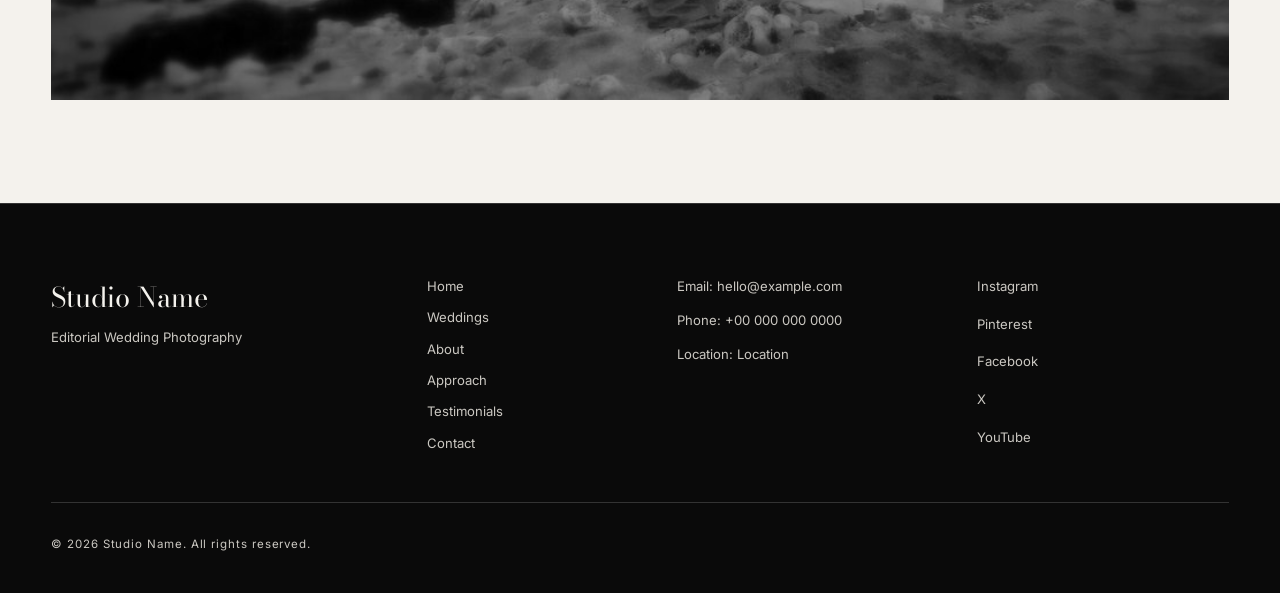
<file: wedding-coastal.html>
<!DOCTYPE html>
<html lang="en">
<head>
  <meta charset="UTF-8">
  <meta name="viewport" content="width=device-width, initial-scale=1.0">

  <title>Coastal Wedding | Studio Name</title>

  <meta
    name="description"
    content="A refined editorial wedding photography story from Studio Name."
  >

  <meta property="og:title" content="Coastal Wedding | Studio Name">
  <meta
    property="og:description"
    content="A refined editorial wedding photography story from Studio Name."
  >
  <meta property="og:type" content="website">

  <link rel="stylesheet" href="css/style.css">
</head>

<body class="wedding-page">
  <header class="site-header">
    <a class="brand" href="index.html">Studio Name</a>

    <nav class="main-nav" aria-label="Main navigation">
      <a href="index.html#home">Home</a>
      <a href="index.html#weddings">Weddings</a>
      <a href="index.html#about">About</a>
      <a href="index.html#approach">Approach</a>
      <a href="index.html#testimonials">Testimonials</a>
      <a href="index.html#contact">Contact</a>
    </nav>
  </header>

  <main>
    <header class="wedding-page-header">
      <p class="eyebrow">Coastal / Destination</p>
      <h1>Coastal Wedding</h1>
    </header>

    <section
      class="wedding-gallery"
      aria-label="Coastal Wedding photography gallery"
    >
      <img
        src="assets/images/coastal/coastal-01.jpg"
        alt="Wedding couple photographed near the coast"
        loading="lazy"
        data-lightbox-image
      >
      <img
        src="assets/images/coastal/coastal-02.jpg"
        alt="Coastal destination wedding scene"
        loading="lazy"
        data-lightbox-image
      >
      <img
        src="assets/images/coastal/coastal-03.jpg"
        alt="Bride photographed beside a coastal landscape"
        loading="lazy"
        data-lightbox-image
      >
      <img
        src="assets/images/coastal/coastal-04.jpg"
        alt="Details from a destination wedding by the sea"
        loading="lazy"
        data-lightbox-image
      >
      <img
        src="assets/images/coastal/coastal-05.jpg"
        alt="Couple walking during a coastal wedding"
        loading="lazy"
        data-lightbox-image
      >
      <img
        src="assets/images/coastal/coastal-06.jpg"
        alt="Evening scene from a coastal destination wedding"
        loading="lazy"
        data-lightbox-image
      >
    </section>
  </main>

  <footer class="site-footer">
    <div>
      <p class="footer-brand">Studio Name</p>
      <p>Editorial Wedding Photography</p>
    </div>

    <nav aria-label="Footer navigation">
      <a href="index.html#home">Home</a>
      <a href="index.html#weddings">Weddings</a>
      <a href="index.html#about">About</a>
      <a href="index.html#approach">Approach</a>
      <a href="index.html#testimonials">Testimonials</a>
      <a href="index.html#contact">Contact</a>
    </nav>

    <div>
      <p>Email: hello@example.com</p>
      <p>Phone: +00 000 000 0000</p>
      <p>Location: Location</p>
    </div>

    <div class="social-links">
      <a href="#">Instagram</a>
      <a href="#">Pinterest</a>
      <a href="#">Facebook</a>
      <a href="#">X</a>
      <a href="#">YouTube</a>
    </div>

    <p class="copyright">© 2026 Studio Name. All rights reserved.</p>
  </footer>

  <div
    class="lightbox"
    id="lightbox"
    role="dialog"
    aria-modal="true"
    aria-label="Wedding photograph viewer"
    hidden
  >
    <button
      class="lightbox-close"
      type="button"
      aria-label="Close image viewer"
    >×</button>

    <button
      class="lightbox-prev"
      type="button"
      aria-label="Previous photograph"
    >←</button>

    <img
      class="lightbox-image"
      src="assets/images/lightbox-placeholder.svg"
      alt=""
    >

    <button
      class="lightbox-next"
      type="button"
      aria-label="Next photograph"
    >→</button>

    <p class="lightbox-counter" aria-live="polite"></p>
  </div>

  <script src="js/script.js"></script>
</body>
</html>
</file>
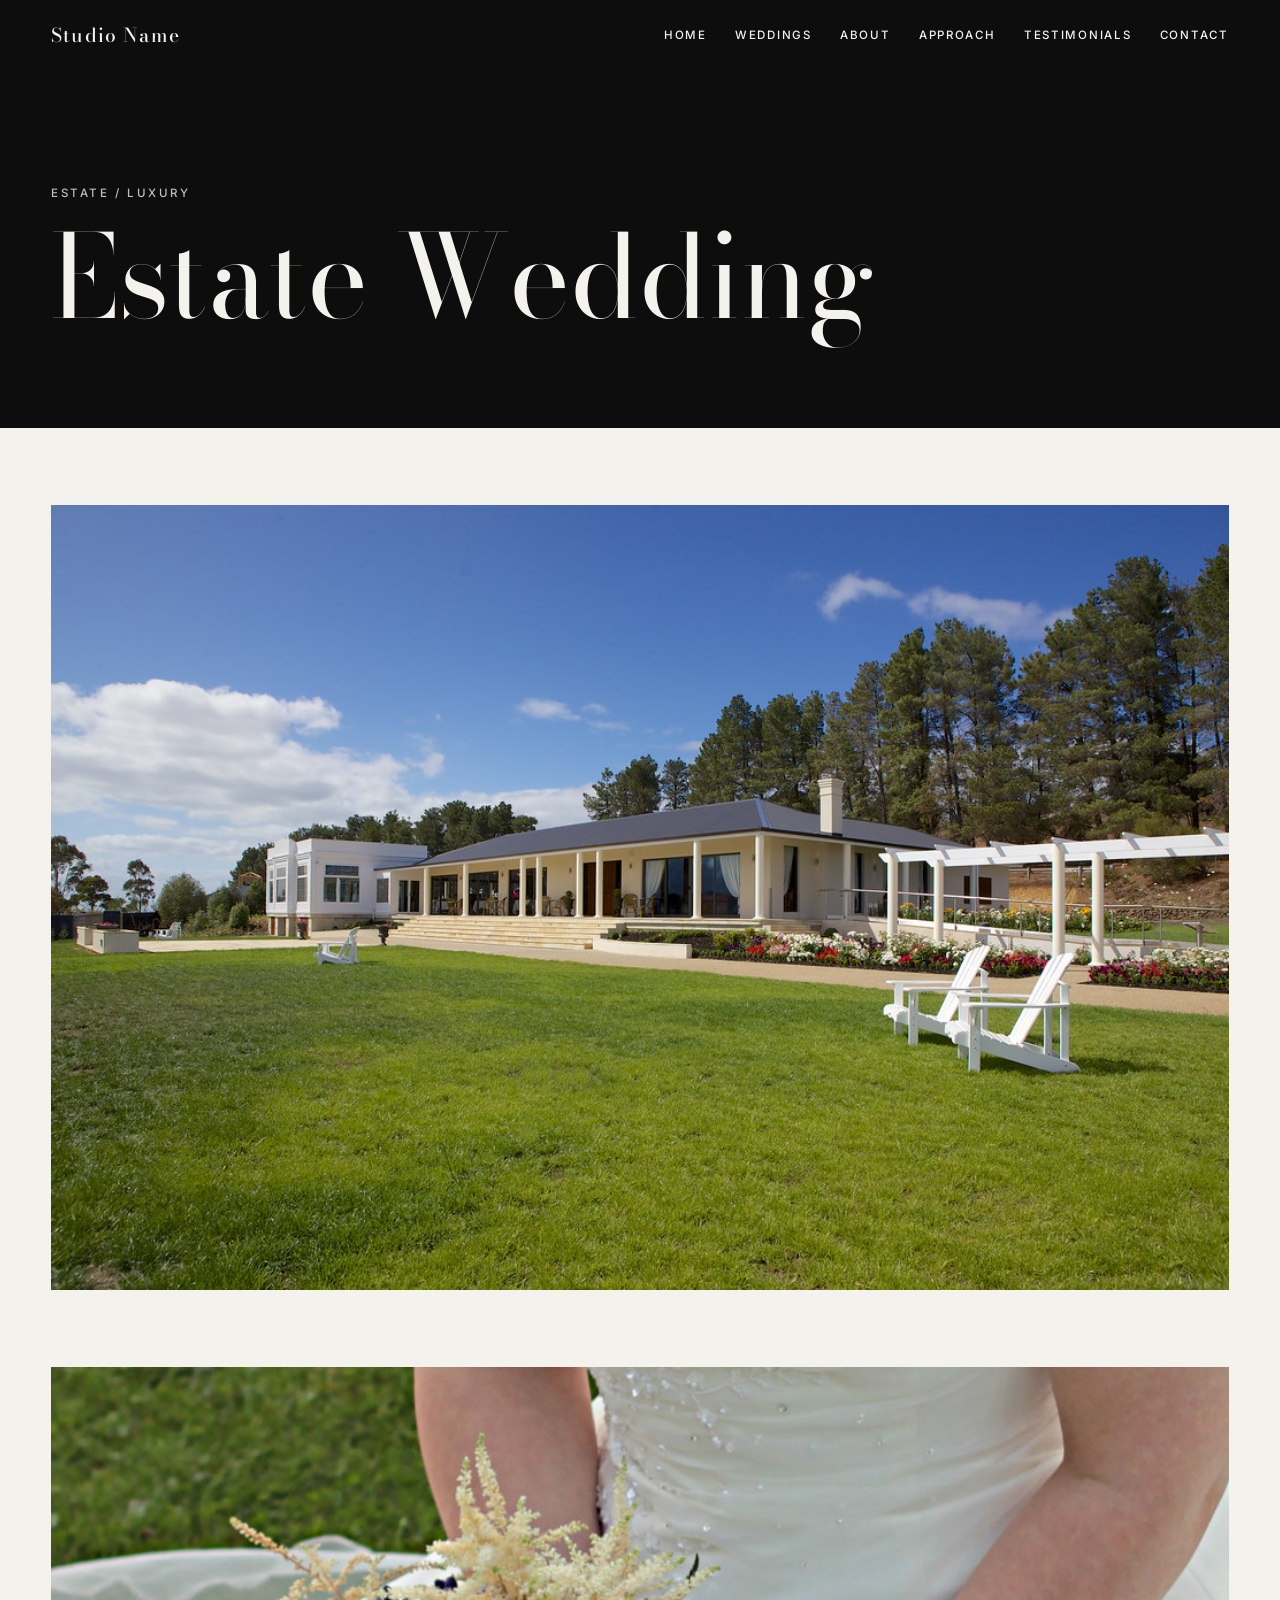
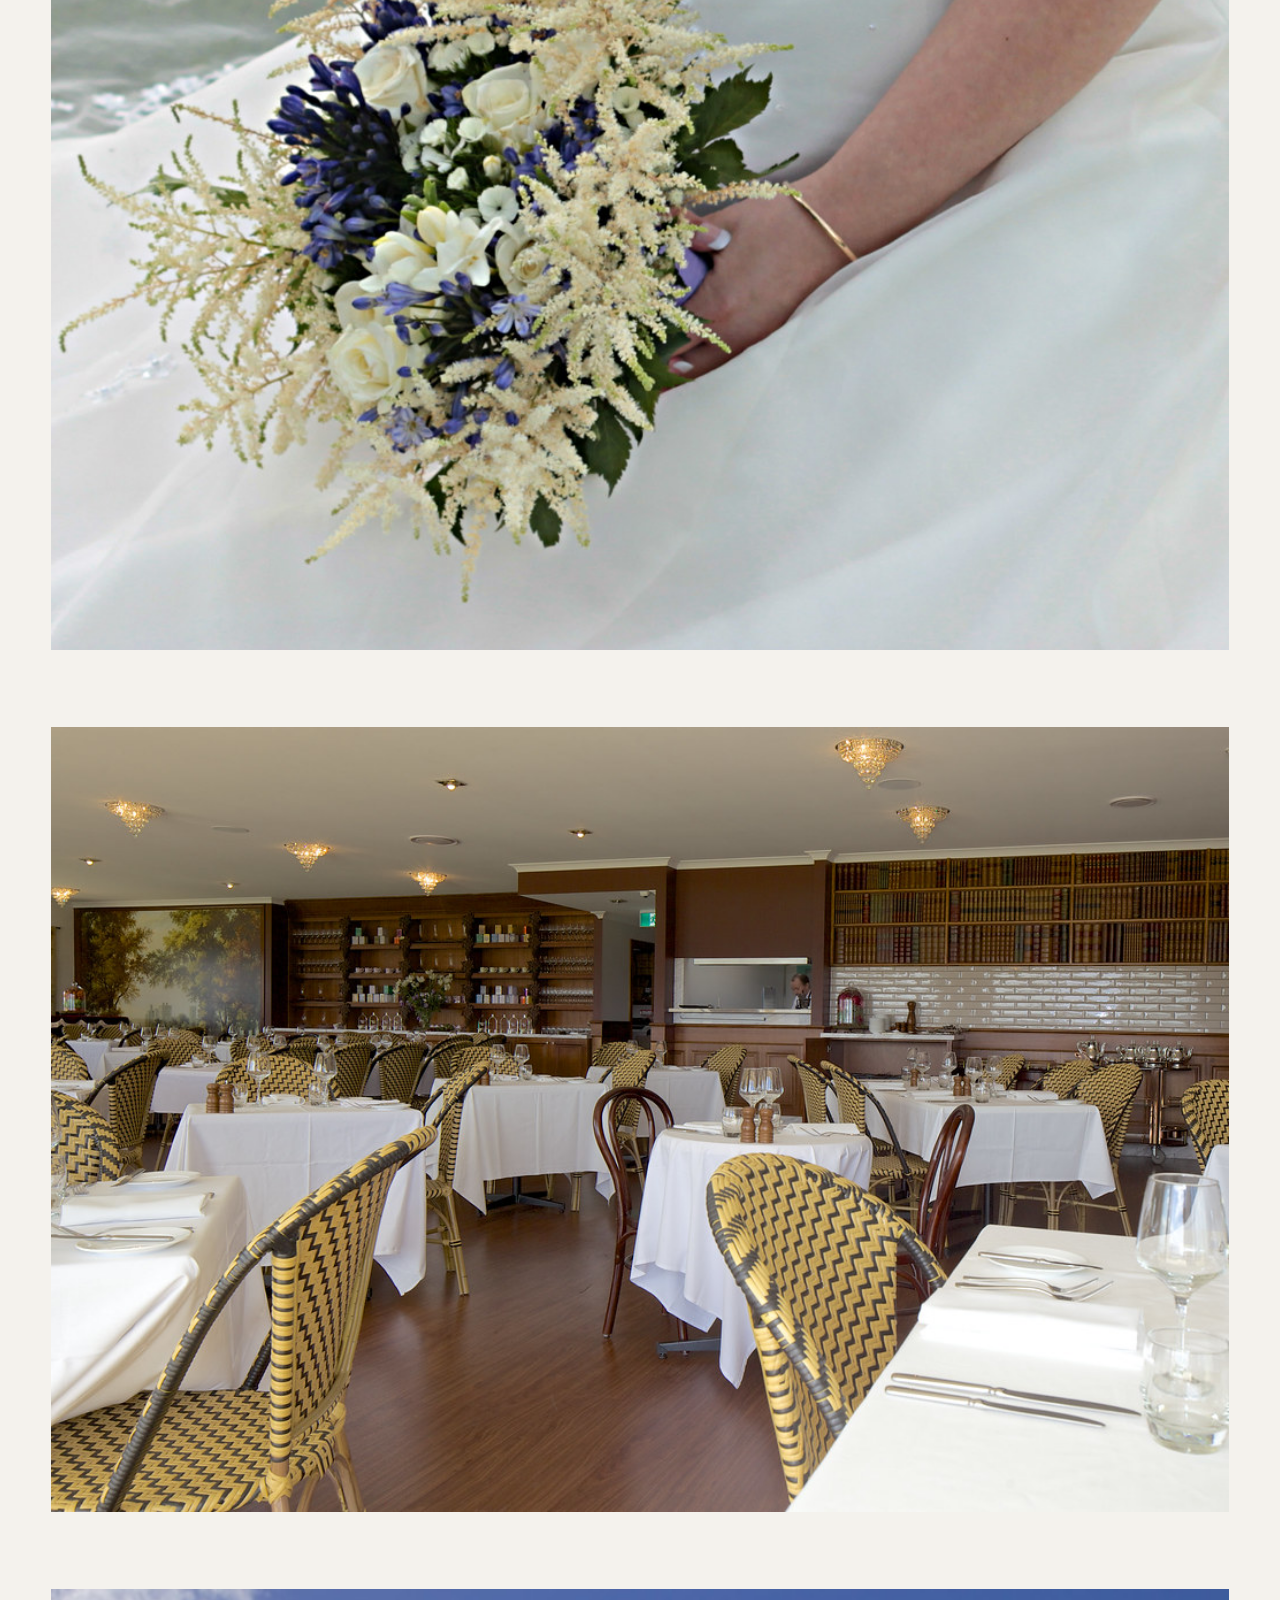
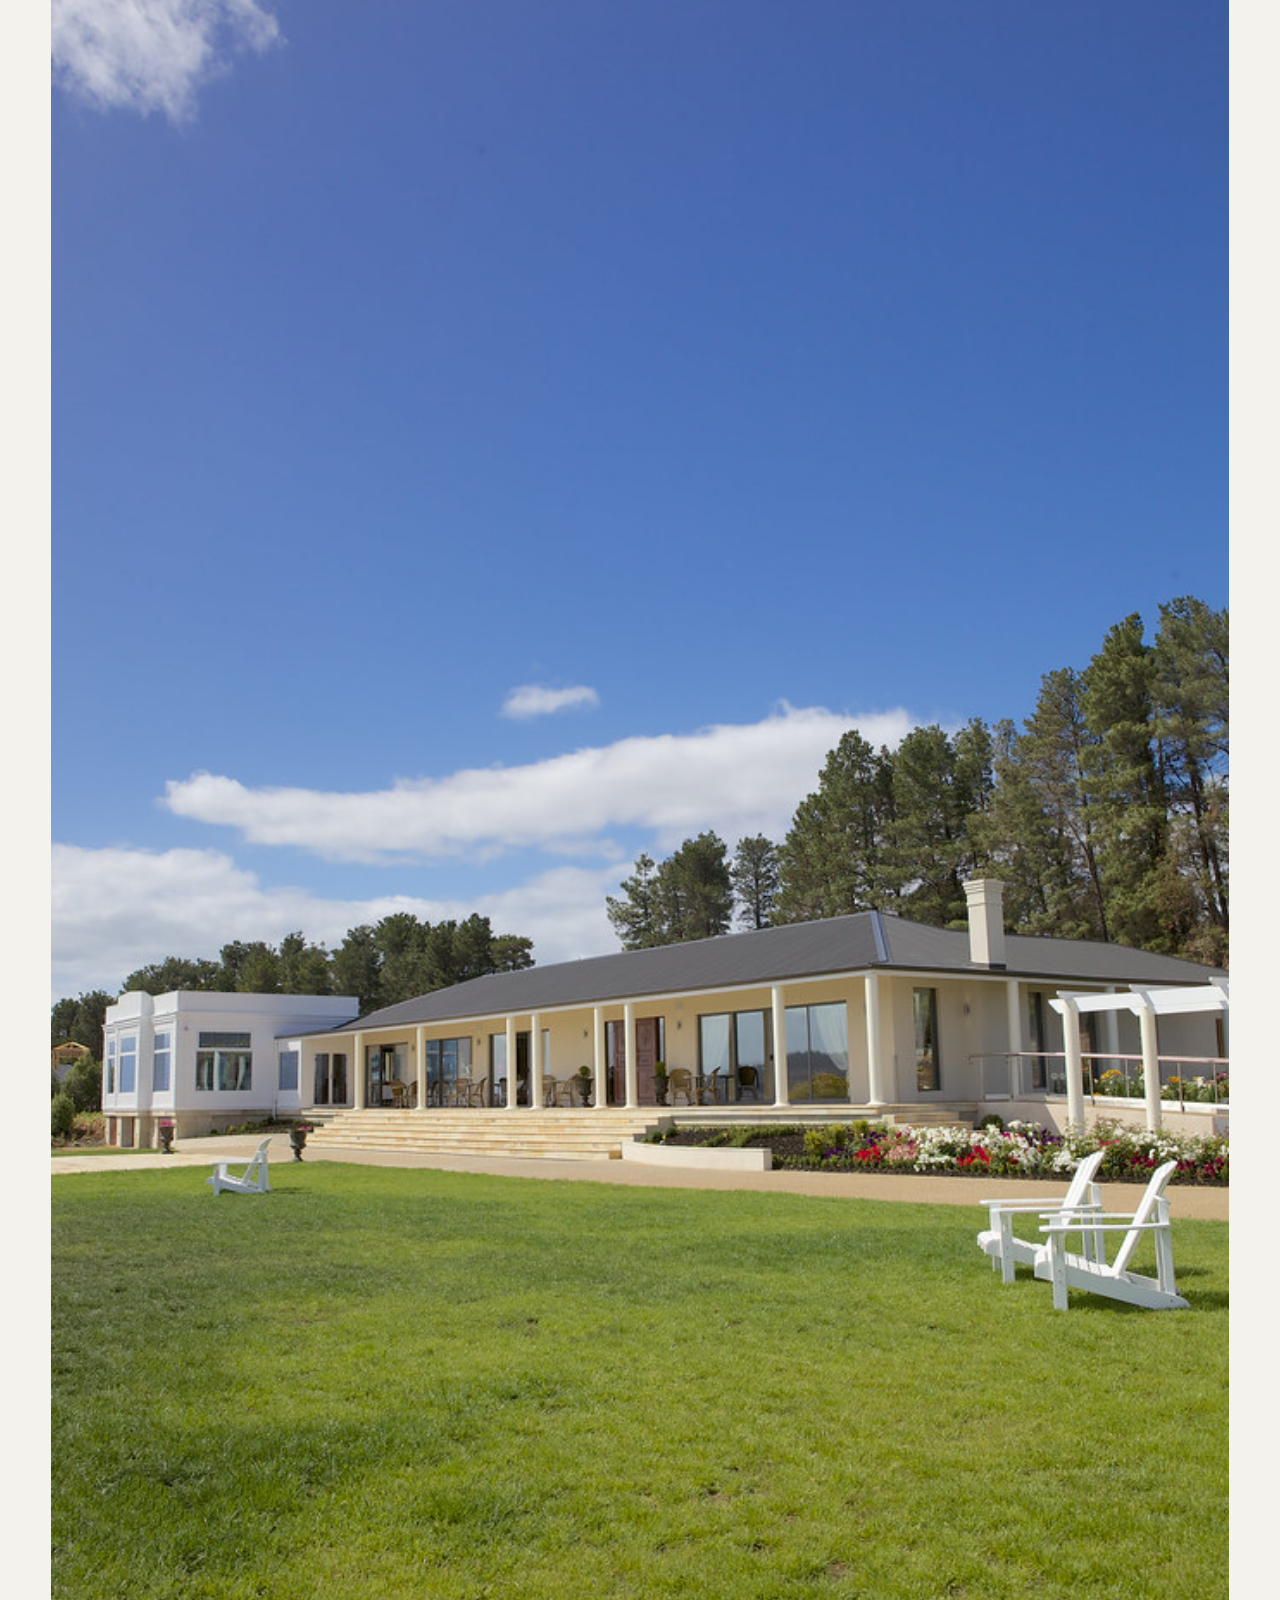
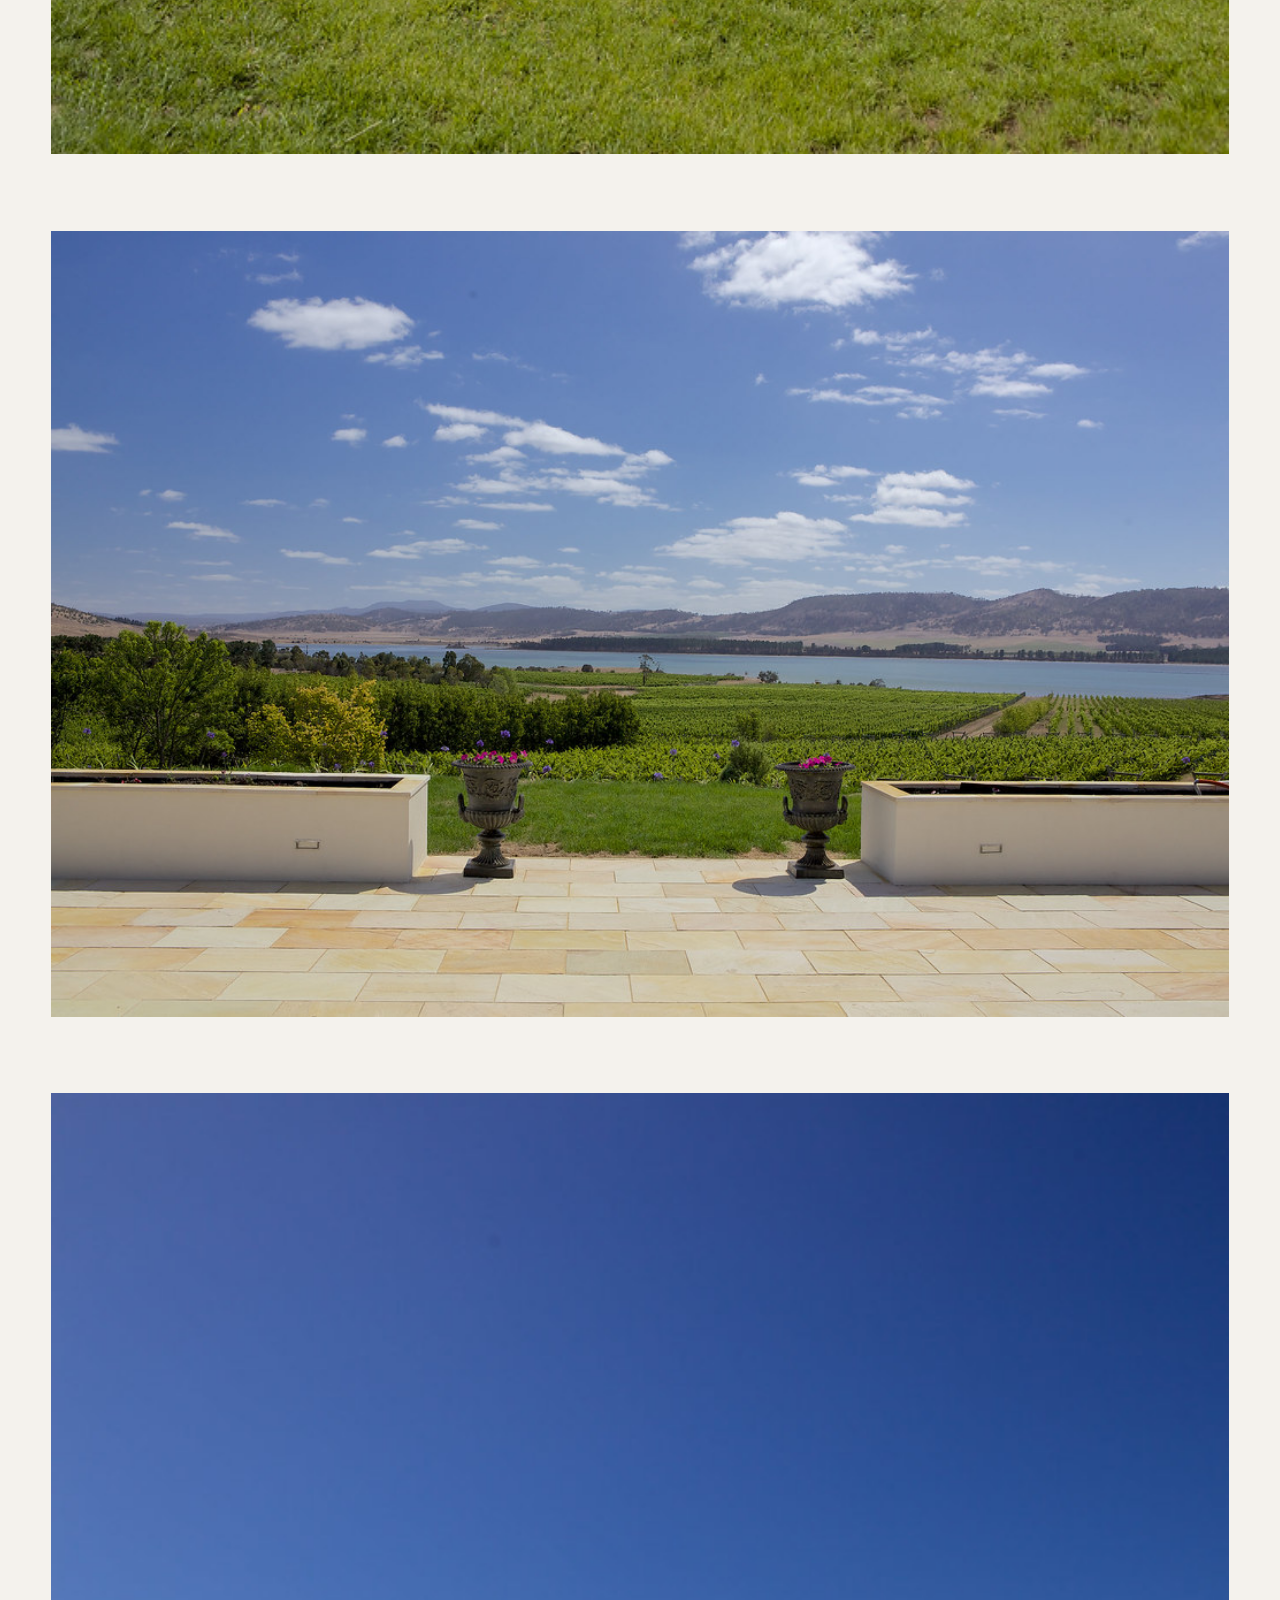
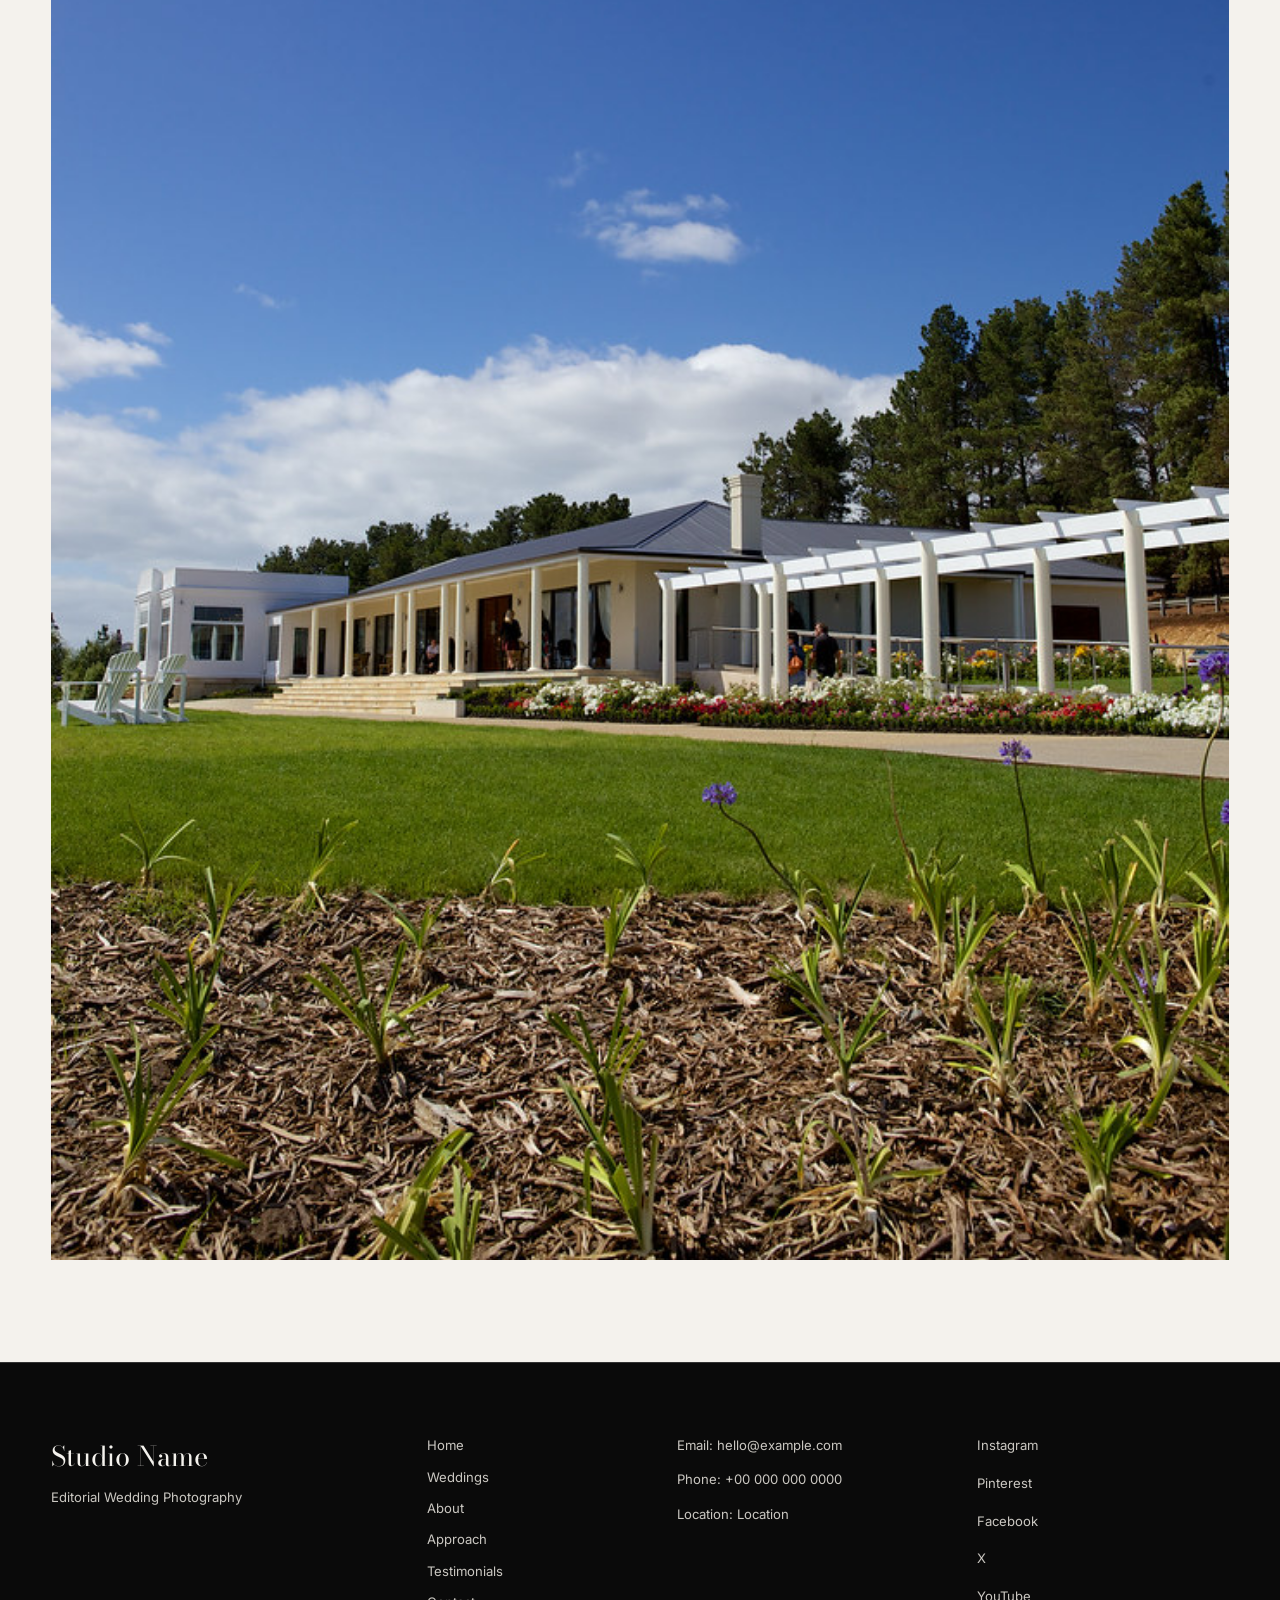
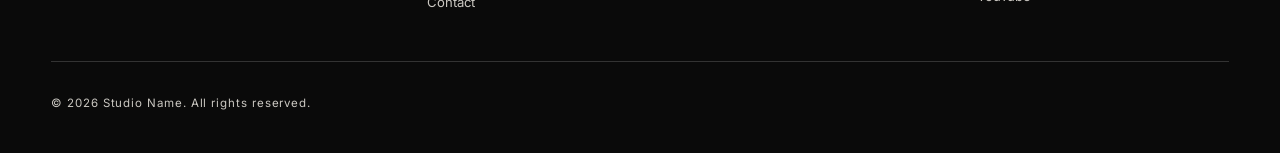
<file: wedding-estate.html>
<!DOCTYPE html>
<html lang="en">
<head>
  <meta charset="UTF-8">
  <meta name="viewport" content="width=device-width, initial-scale=1.0">

  <title>Estate Wedding | Studio Name</title>

  <meta
    name="description"
    content="A refined editorial wedding photography story from Studio Name."
  >

  <meta property="og:title" content="Estate Wedding | Studio Name">
  <meta
    property="og:description"
    content="A refined editorial wedding photography story from Studio Name."
  >
  <meta property="og:type" content="website">

  <link rel="stylesheet" href="css/style.css">
</head>

<body class="wedding-page">
  <header class="site-header">
    <a class="brand" href="index.html">Studio Name</a>

    <nav class="main-nav" aria-label="Main navigation">
      <a href="index.html#home">Home</a>
      <a href="index.html#weddings">Weddings</a>
      <a href="index.html#about">About</a>
      <a href="index.html#approach">Approach</a>
      <a href="index.html#testimonials">Testimonials</a>
      <a href="index.html#contact">Contact</a>
    </nav>
  </header>

  <main>
    <header class="wedding-page-header">
      <p class="eyebrow">Estate / Luxury</p>
      <h1>Estate Wedding</h1>
    </header>

    <section
      class="wedding-gallery"
      aria-label="Estate Wedding photography gallery"
    >
      <img
        src="assets/images/estate/estate-01.jpg"
        alt="Wedding couple at a refined estate"
        loading="lazy"
        data-lightbox-image
      >
      <img
        src="assets/images/estate/estate-02.jpg"
        alt="Elegant estate wedding celebration"
        loading="lazy"
        data-lightbox-image
      >
      <img
        src="assets/images/estate/estate-03.jpg"
        alt="Bride photographed on an estate property"
        loading="lazy"
        data-lightbox-image
      >
      <img
        src="assets/images/estate/estate-04.jpg"
        alt="Luxury wedding details at an estate"
        loading="lazy"
        data-lightbox-image
      >
      <img
        src="assets/images/estate/estate-05.jpg"
        alt="Couple photographed during an estate wedding"
        loading="lazy"
        data-lightbox-image
      >
      <img
        src="assets/images/estate/estate-06.jpg"
        alt="Evening reception at an estate wedding"
        loading="lazy"
        data-lightbox-image
      >
    </section>
  </main>

  <footer class="site-footer">
    <div>
      <p class="footer-brand">Studio Name</p>
      <p>Editorial Wedding Photography</p>
    </div>

    <nav aria-label="Footer navigation">
      <a href="index.html#home">Home</a>
      <a href="index.html#weddings">Weddings</a>
      <a href="index.html#about">About</a>
      <a href="index.html#approach">Approach</a>
      <a href="index.html#testimonials">Testimonials</a>
      <a href="index.html#contact">Contact</a>
    </nav>

    <div>
      <p>Email: hello@example.com</p>
      <p>Phone: +00 000 000 0000</p>
      <p>Location: Location</p>
    </div>

    <div class="social-links">
      <a href="#">Instagram</a>
      <a href="#">Pinterest</a>
      <a href="#">Facebook</a>
      <a href="#">X</a>
      <a href="#">YouTube</a>
    </div>

    <p class="copyright">© 2026 Studio Name. All rights reserved.</p>
  </footer>

  <div
    class="lightbox"
    id="lightbox"
    role="dialog"
    aria-modal="true"
    aria-label="Wedding photograph viewer"
    hidden
  >
    <button
      class="lightbox-close"
      type="button"
      aria-label="Close image viewer"
    >×</button>

    <button
      class="lightbox-prev"
      type="button"
      aria-label="Previous photograph"
    >←</button>

    <img
      class="lightbox-image"
      src="assets/images/lightbox-placeholder.svg"
      alt=""
    >

    <button
      class="lightbox-next"
      type="button"
      aria-label="Next photograph"
    >→</button>

    <p class="lightbox-counter" aria-live="polite"></p>
  </div>

  <script src="js/script.js"></script>
</body>
</html>
</file>
<file: css/style.css>
@import url("https://fonts.googleapis.com/css2?family=Bodoni+Moda:opsz,wght@6..96,400;6..96,500;6..96,600&family=Inter:wght@300;400;500;600&display=swap");

:root {
  --black: #0d0d0d;
  --off-white: #f4f2ed;
  --silver: #b8c0c4;
  --silver-dark: #8d9298;
  --white: #ffffff;
  --muted: #cbc8c2;
  --border: rgba(184, 192, 196, 0.45);
  --border-dark: rgba(255, 255, 255, 0.17);
  --section-padding: clamp(5rem, 8vw, 10rem);
  --side-padding: clamp(1.25rem, 4vw, 5rem);
  --transition: 280ms ease;
}

*,
*::before,
*::after {
  box-sizing: border-box;
}

html {
  scroll-behavior: smooth;
  scroll-padding-top: 90px;
}

html,
body {
  margin: 0;
  padding: 0;
}

body {
  background: var(--black);
  color: var(--off-white);
  font-family: "Inter", sans-serif;
  font-size: 16px;
  line-height: 1.6;
  -webkit-font-smoothing: antialiased;
  text-rendering: optimizeLegibility;
}

body.locked {
  overflow: hidden;
}

a {
  color: inherit;
  text-decoration: none;
}

img {
  display: block;
  max-width: 100%;
  background: #171717;
}

button,
input,
textarea {
  font: inherit;
}

.site-header {
  position: fixed;
  inset: 0 0 auto 0;
  width: 100%;
  min-height: 72px;
  padding: 0 var(--side-padding);
  display: flex;
  align-items: center;
  justify-content: space-between;
  gap: 2rem;
  z-index: 1000;
  border-bottom: 1px solid transparent;
  transition:
    background-color var(--transition),
    color var(--transition),
    border-color var(--transition);
}

.site-header.is-scrolled {
  background: rgba(244, 242, 237, 0.97);
  color: var(--black);
  border-bottom-color: rgba(0, 0, 0, 0.12);
  backdrop-filter: blur(10px);
}

.brand {
  font-family: "Bodoni Moda", serif;
  font-size: 1.2rem;
  font-weight: 500;
  letter-spacing: 0.06em;
  white-space: nowrap;
}

.main-nav {
  display: flex;
  align-items: center;
  gap: clamp(0.75rem, 2.2vw, 2.2rem);
}

.main-nav a {
  position: relative;
  flex: 0 0 auto;
  font-size: 0.72rem;
  font-weight: 500;
  letter-spacing: 0.15em;
  text-transform: uppercase;
}

.main-nav a::after {
  content: "";
  position: absolute;
  left: 0;
  bottom: -0.35rem;
  width: 100%;
  height: 1px;
  background: currentColor;
  transform: scaleX(0);
  transform-origin: right;
  transition: transform var(--transition);
}

.main-nav a:hover::after,
.main-nav a:focus-visible::after {
  transform: scaleX(1);
  transform-origin: left;
}

.intro-strip {
  padding: calc(72px + 1.25rem) var(--side-padding) 1.25rem;
  border-bottom: 1px solid var(--border-dark);
  text-align: center;
}

.intro-strip p {
  margin: 0;
  color: var(--silver);
  font-size: 0.72rem;
  letter-spacing: 0.20em;
  text-transform: uppercase;
}

.hero {
  padding-bottom: clamp(4rem, 6vw, 8rem);
  background: var(--black);
}

.hero-images {
  height: 80vh;
  min-height: 520px;
  display: grid;
  grid-template-columns: 1.05fr 0.95fr;
  gap: 1.25rem;
  padding: 0 var(--side-padding);
}

.hero-images img {
  width: 100%;
  height: 100%;
  object-fit: cover;
  object-position: center;
}

.hero-title {
  max-width: 1120px;
  padding: clamp(3rem, 4.5vw, 5rem) var(--side-padding) 0;
}

.hero-title h1 {
  margin: 0;
  font-family: "Bodoni Moda", serif;
  font-size: clamp(3.5rem, 8.5vw, 8.5rem);
  font-weight: 400;
  line-height: 0.95;
  letter-spacing: -0.03em;
}

.eyebrow {
  margin: 0 0 1.25rem;
  color: var(--silver-dark);
  font-size: 0.72rem;
  font-weight: 500;
  letter-spacing: 0.22em;
  text-transform: uppercase;
}

.hero .eyebrow,
.about .eyebrow,
.approach .eyebrow,
.contact .eyebrow {
  color: var(--silver);
}

.selected-weddings {
  padding-bottom: var(--section-padding);
  background: var(--off-white);
  color: var(--black);
}

.section-heading {
  display: grid;
  grid-template-columns: 0.45fr 1.55fr;
  align-items: end;
  gap: 3rem;
  padding: var(--section-padding) var(--side-padding) clamp(4rem, 6vw, 7rem);
  border-bottom: 1px solid var(--border);
}

.section-heading h2 {
  margin: 0;
  font-family: "Bodoni Moda", serif;
  font-size: clamp(2.4rem, 4.5vw, 5.2rem);
  font-weight: 400;
  line-height: 1.05;
  letter-spacing: -0.02em;
}

.wedding-row {
  display: grid;
  grid-template-columns: 1.5fr 0.5fr;
  border-bottom: 1px solid var(--border);
}

.wedding-row-reverse {
  grid-template-columns: 0.5fr 1.5fr;
}

.wedding-row-reverse .wedding-images {
  order: 2;
}

.wedding-row-reverse .wedding-copy {
  order: 1;
}

.wedding-images {
  display: grid;
  grid-template-columns: 1.1fr 0.9fr;
  gap: 1rem;
  padding: clamp(2.5rem, 4vw, 5rem);
}

.wedding-images img {
  width: 100%;
  height: 540px;
  object-fit: cover;
}

.wedding-images img:nth-child(2) {
  margin-top: 5.5rem;
}

.wedding-copy {
  padding: clamp(3rem, 5vw, 6rem) clamp(2.5rem, 4vw, 5rem);
  display: flex;
  flex-direction: column;
  justify-content: center;
  align-items: flex-start;
}

.wedding-copy h3 {
  margin: 0 0 2.5rem;
  font-family: "Bodoni Moda", serif;
  font-size: clamp(2.8rem, 4vw, 5.2rem);
  font-weight: 400;
  line-height: 1;
}

.wedding-copy a {
  position: relative;
  padding-bottom: 0.5rem;
  font-size: 0.72rem;
  font-weight: 600;
  letter-spacing: 0.18em;
  text-transform: uppercase;
}

.wedding-copy a::after {
  content: "";
  position: absolute;
  left: 0;
  bottom: 0;
  width: 100%;
  height: 1px;
  background: var(--silver);
  transform: scaleX(0.4);
  transform-origin: left;
  transition: transform var(--transition);
}

.wedding-copy a:hover::after,
.wedding-copy a:focus-visible::after {
  transform: scaleX(1);
}

.about {
  padding: var(--section-padding) var(--side-padding);
  text-align: center;
  background: var(--black);
  color: var(--off-white);
}

.about-copy {
  max-width: 980px;
  margin: 0 auto;
}

.about-copy h2 {
  margin: 0 auto 2.5rem;
  font-family: "Bodoni Moda", serif;
  font-size: clamp(2.8rem, 5.5vw, 6.5rem);
  font-weight: 400;
  line-height: 1.02;
}

.about-copy > p:not(.eyebrow) {
  max-width: 680px;
  margin: 0 auto;
  color: var(--muted);
  font-size: 1.05rem;
}

.photographer-portrait {
  width: clamp(140px, 16vw, 220px);
  aspect-ratio: 3 / 4;
  object-fit: cover;
  margin: 4.5rem auto 0;
}

.approach {
  padding: 1rem var(--side-padding) var(--section-padding);
  border-top: 1px solid var(--border-dark);
  background: var(--black);
}

.approach blockquote {
  max-width: 1150px;
  margin: 0;
  font-family: "Bodoni Moda", serif;
  font-size: clamp(2.8rem, 6vw, 7.5rem);
  font-weight: 400;
  line-height: 1.02;
}

.testimonial {
  padding: var(--section-padding) var(--side-padding);
  background: var(--off-white);
  color: var(--black);
  text-align: center;
}

.testimonial blockquote {
  max-width: 1050px;
  margin: 0 auto 2.5rem;
  font-family: "Bodoni Moda", serif;
  font-size: clamp(2.5rem, 5.2vw, 6.5rem);
  font-weight: 400;
  line-height: 1.1;
}

.testimonial > p {
  margin: 0;
  color: var(--silver-dark);
  font-size: 0.72rem;
  letter-spacing: 0.20em;
  text-transform: uppercase;
}

.contact {
  display: grid;
  grid-template-columns: 0.85fr 1.15fr;
  gap: clamp(4rem, 8vw, 10rem);
  padding: var(--section-padding) var(--side-padding);
  background: var(--black);
}

.contact-details h2 {
  margin: 0 0 3.5rem;
  font-family: "Bodoni Moda", serif;
  font-size: clamp(2.6rem, 4.7vw, 5.5rem);
  font-weight: 400;
  line-height: 1.05;
}

.contact-details > p:not(.eyebrow) {
  margin: 0 0 0.6rem;
  color: var(--muted);
}

#booking-form {
  display: grid;
  gap: 2rem;
}

.contact label {
  display: grid;
  gap: 0.75rem;
  color: var(--silver);
  font-size: 0.72rem;
  letter-spacing: 0.14em;
  text-transform: uppercase;
}

.contact input,
.contact textarea {
  width: 100%;
  padding: 0.85rem 0;
  border: 0;
  border-bottom: 1px solid var(--border);
  outline: none;
  background: transparent;
  color: var(--off-white);
}

.contact textarea {
  min-height: 140px;
  resize: vertical;
}

.contact input:focus,
.contact textarea:focus {
  border-bottom-color: var(--off-white);
}

.contact button {
  width: fit-content;
  padding: 1rem 1.6rem;
  border: 1px solid var(--off-white);
  background: var(--off-white);
  color: var(--black);
  cursor: pointer;
  font-size: 0.72rem;
  font-weight: 600;
  letter-spacing: 0.17em;
  text-transform: uppercase;
  transition:
    background var(--transition),
    color var(--transition);
}

.contact button:hover,
.contact button:focus-visible {
  background: transparent;
  color: var(--off-white);
}

.form-success {
  margin: 0.5rem 0 0;
  color: var(--silver);
  font-size: 0.85rem;
}

.site-footer {
  padding: 4.5rem var(--side-padding) 2.5rem;
  display: grid;
  grid-template-columns: 1.3fr 0.8fr 1fr 1fr;
  gap: 3rem;
  border-top: 1px solid var(--border-dark);
  background: #0a0a0a;
  color: var(--muted);
  font-size: 0.82rem;
}

.footer-brand {
  margin: 0 0 0.5rem;
  color: var(--off-white);
  font-family: "Bodoni Moda", serif;
  font-size: 1.7rem;
}

.site-footer p {
  margin-top: 0;
}

.site-footer nav,
.social-links {
  display: grid;
  gap: 0.65rem;
}

.site-footer a {
  width: fit-content;
  transition: color var(--transition);
}

.site-footer a:hover,
.site-footer a:focus-visible {
  color: var(--off-white);
}

.copyright {
  grid-column: 1 / -1;
  margin: 2rem 0 0;
  padding-top: 2rem;
  border-top: 1px solid var(--border-dark);
  font-size: 0.72rem;
  letter-spacing: 0.08em;
}

.reveal {
  opacity: 0;
  transform: translateY(24px);
  transition:
    opacity 700ms ease,
    transform 700ms ease;
}

.reveal.is-visible {
  opacity: 1;
  transform: none;
}

/* Wedding detail pages */

.wedding-page {
  background: var(--off-white);
  color: var(--black);
}

.wedding-page .site-header {
  color: var(--off-white);
}

.wedding-page .site-header.is-scrolled {
  color: var(--black);
}

.wedding-page-header {
  padding: calc(72px + 7rem) var(--side-padding) 6rem;
  background: var(--black);
  color: var(--off-white);
}

.wedding-page-header .eyebrow {
  color: var(--silver);
}

.wedding-page-header h1 {
  margin: 0;
  font-family: "Bodoni Moda", serif;
  font-size: clamp(4rem, 9vw, 9rem);
  font-weight: 400;
  line-height: 0.95;
}

.wedding-gallery {
  padding: clamp(3.5rem, 6vw, 7rem) var(--side-padding) var(--section-padding);
}

.wedding-gallery img {
  width: 100%;
  height: auto;
  margin: 0 auto clamp(3.5rem, 6vw, 7.5rem);
  cursor: zoom-in;
}

.wedding-gallery img:last-child {
  margin-bottom: 0;
}

/* Lightbox */

.lightbox {
  position: fixed;
  inset: 0;
  z-index: 2000;
  display: grid;
  grid-template-columns: 80px 1fr 80px;
  grid-template-rows: 80px 1fr 80px;
  align-items: center;
  padding: 1rem;
  background: rgba(5, 5, 5, 0.96);
}

.lightbox[hidden] {
  display: none;
}

.lightbox-image {
  grid-column: 2;
  grid-row: 2;
  max-width: min(84vw, 1300px);
  max-height: 74vh;
  width: auto;
  height: auto;
  margin: auto;
  object-fit: contain;
  background: transparent;
}

.lightbox-close,
.lightbox-prev,
.lightbox-next {
  border: 0;
  background: transparent;
  color: var(--off-white);
  cursor: pointer;
  font-size: 2.2rem;
}

.lightbox-close {
  grid-column: 3;
  grid-row: 1;
  justify-self: end;
}

.lightbox-prev {
  grid-column: 1;
  grid-row: 2;
}

.lightbox-next {
  grid-column: 3;
  grid-row: 2;
}

.lightbox-counter {
  grid-column: 2;
  grid-row: 3;
  margin: 0;
  color: var(--silver);
  text-align: center;
  font-size: 0.72rem;
  letter-spacing: 0.18em;
}

@media (max-width: 900px) {
  :root {
    --side-padding: 1.5rem;
  }

  .site-header {
    min-height: 68px;
    padding: 0 1.5rem;
    flex-direction: column;
    justify-content: center;
    gap: 0.45rem;
  }

  .brand {
    font-size: 1rem;
  }

  .main-nav {
    width: 100%;
    justify-content: center;
    gap: 1.1rem;
    overflow-x: auto;
    scrollbar-width: none;
  }

  .main-nav::-webkit-scrollbar {
    display: none;
  }

  .main-nav a {
    font-size: 0.61rem;
  }

  .intro-strip {
    padding-top: calc(68px + 1.25rem);
  }

  .hero-images {
    height: 68vh;
    min-height: 440px;
    grid-template-columns: 1fr 1fr;
    gap: 0.6rem;
  }

  .hero-title h1 {
    font-size: clamp(3.2rem, 13vw, 6rem);
  }

  .section-heading {
    grid-template-columns: 1fr;
    gap: 1rem;
  }

  .wedding-row,
  .wedding-row-reverse {
    grid-template-columns: 1fr;
  }

  .wedding-row-reverse .wedding-images,
  .wedding-row-reverse .wedding-copy {
    order: initial;
  }

  .wedding-images {
    order: 1;
    padding: 2.5rem 1.5rem 0;
  }

  .wedding-copy {
    order: 2;
    padding: 2.5rem 1.5rem 4.25rem;
  }

  .wedding-images img {
    height: clamp(280px, 55vw, 440px);
  }

  .wedding-images img:nth-child(2) {
    margin-top: 3.25rem;
  }

  .contact {
    grid-template-columns: 1fr;
    gap: 4rem;
  }

  .site-footer {
    grid-template-columns: 1fr 1fr;
    gap: 2.5rem;
  }

  .wedding-page-header {
    padding-top: calc(68px + 5rem);
  }

  .lightbox {
    grid-template-columns: 50px 1fr 50px;
  }
}

@media (max-width: 560px) {
  .hero-images {
    height: 60vh;
    min-height: 380px;
  }

  .hero-title h1 {
    font-size: clamp(2.75rem, 14.8vw, 4.8rem);
  }

  .wedding-images {
    gap: 0.5rem;
  }

  .wedding-images img {
    height: 280px;
  }

  .wedding-images img:nth-child(2) {
    margin-top: 2.5rem;
  }

  .photographer-portrait {
    width: 140px;
  }

  .site-footer {
    grid-template-columns: 1fr;
  }

  .copyright {
    grid-column: 1;
  }
}

@media (prefers-reduced-motion: reduce) {
  html {
    scroll-behavior: auto;
  }

  *,
  *::before,
  *::after {
    transition-duration: 0.01ms !important;
    animation-duration: 0.01ms !important;
    animation-iteration-count: 1 !important;
  }

  .reveal {
    opacity: 1;
    transform: none;
  }
}
</file>
